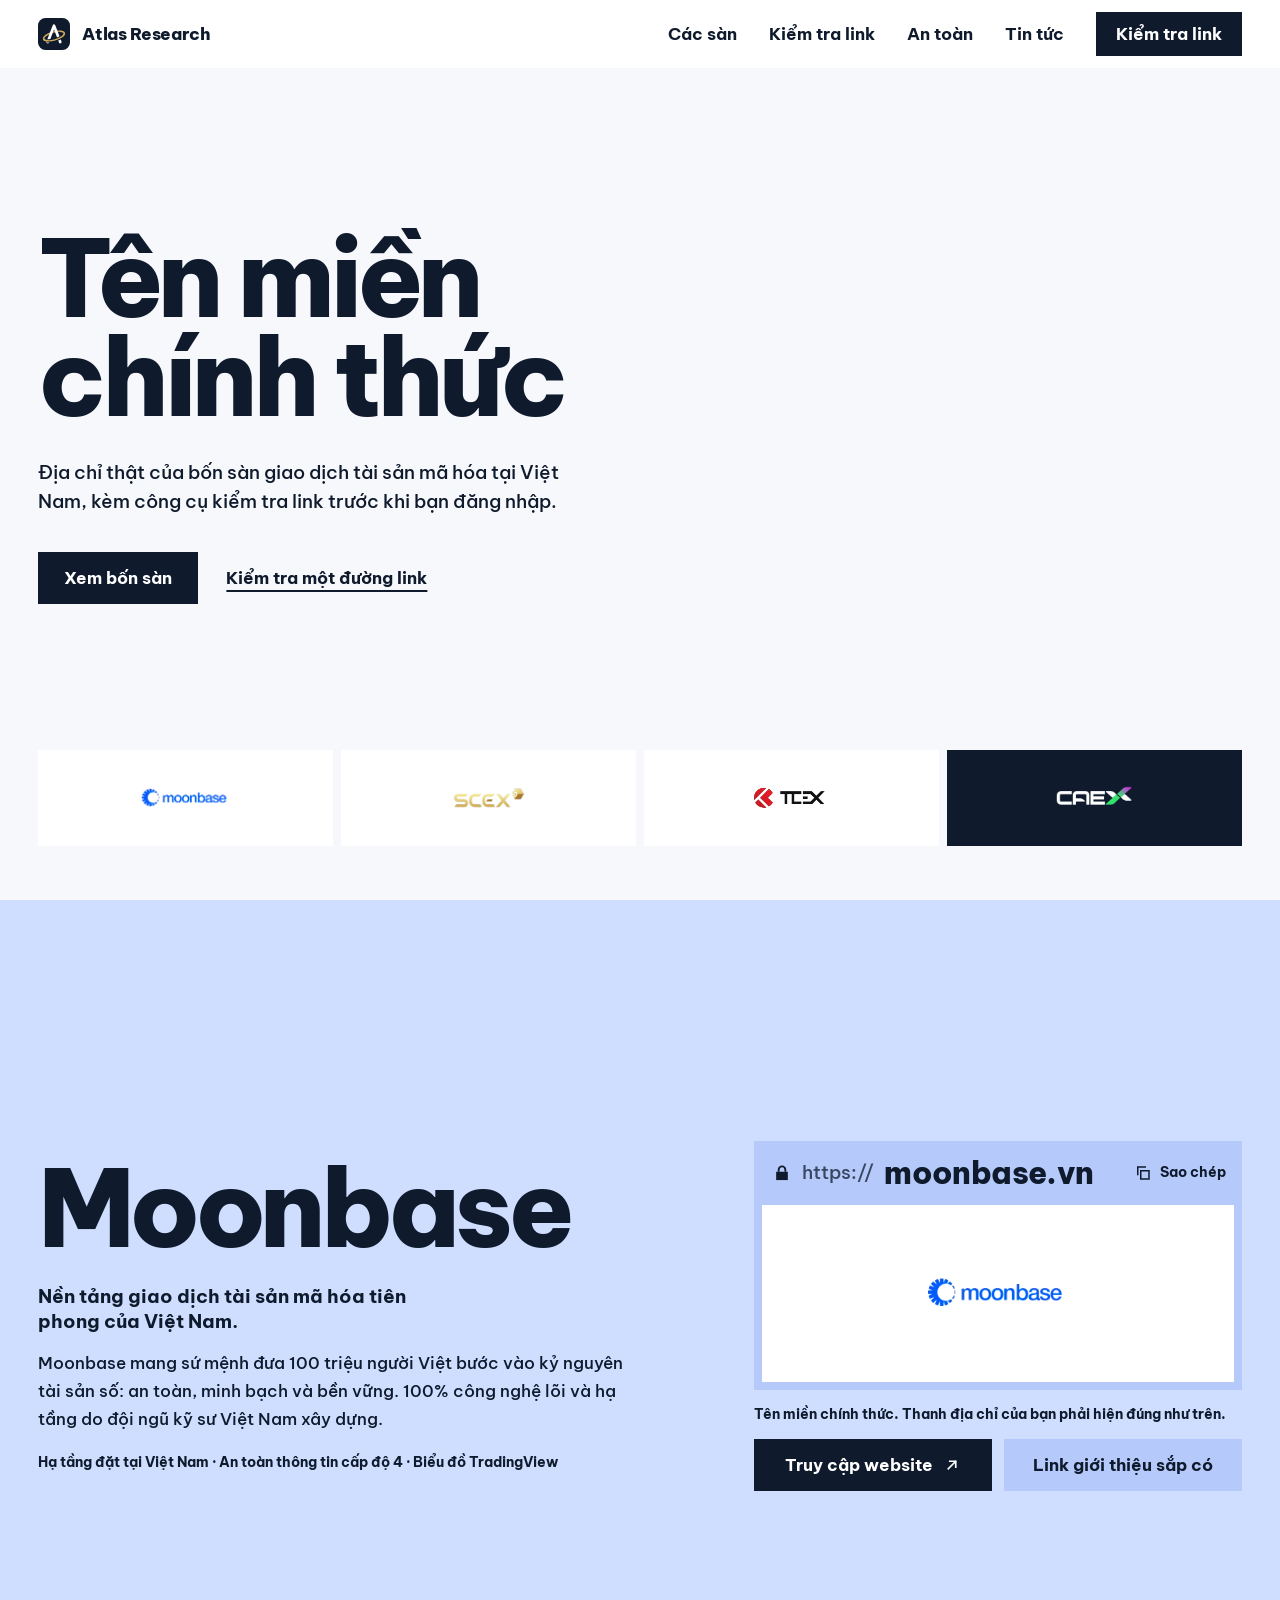
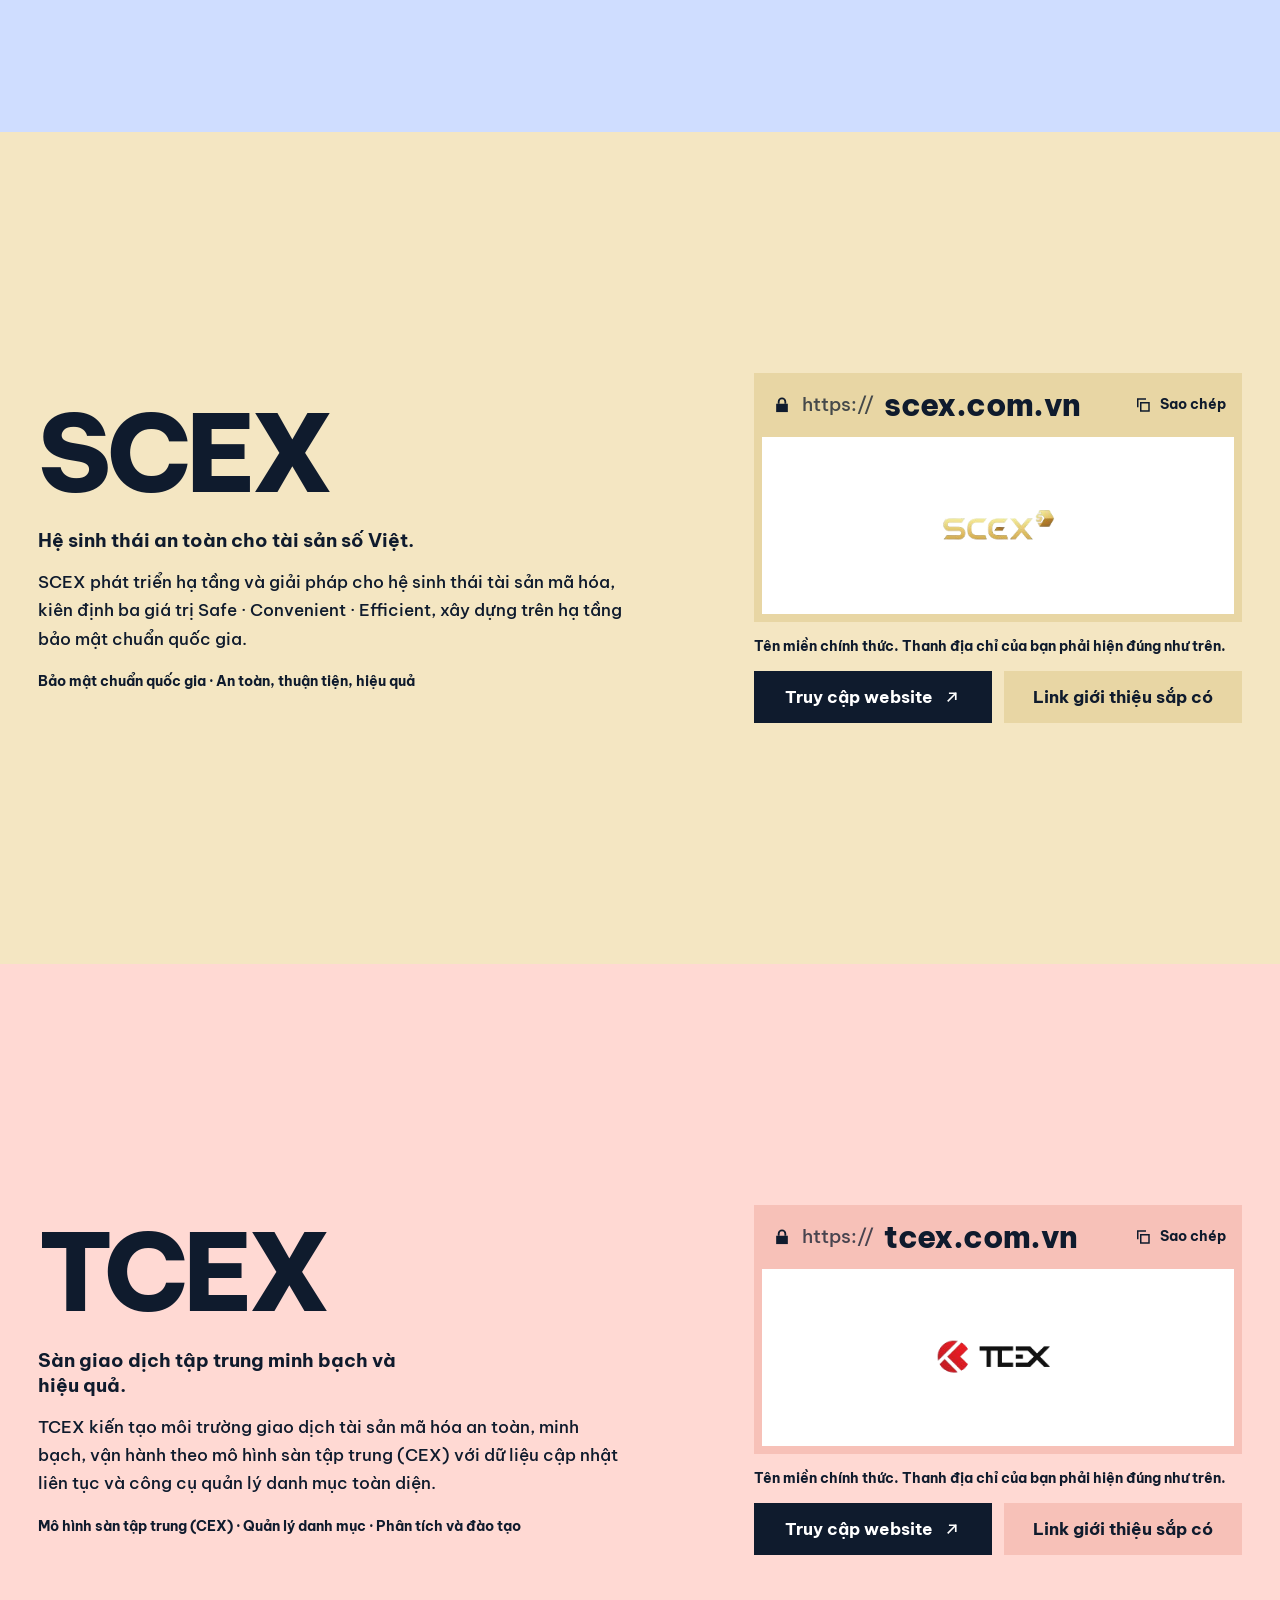
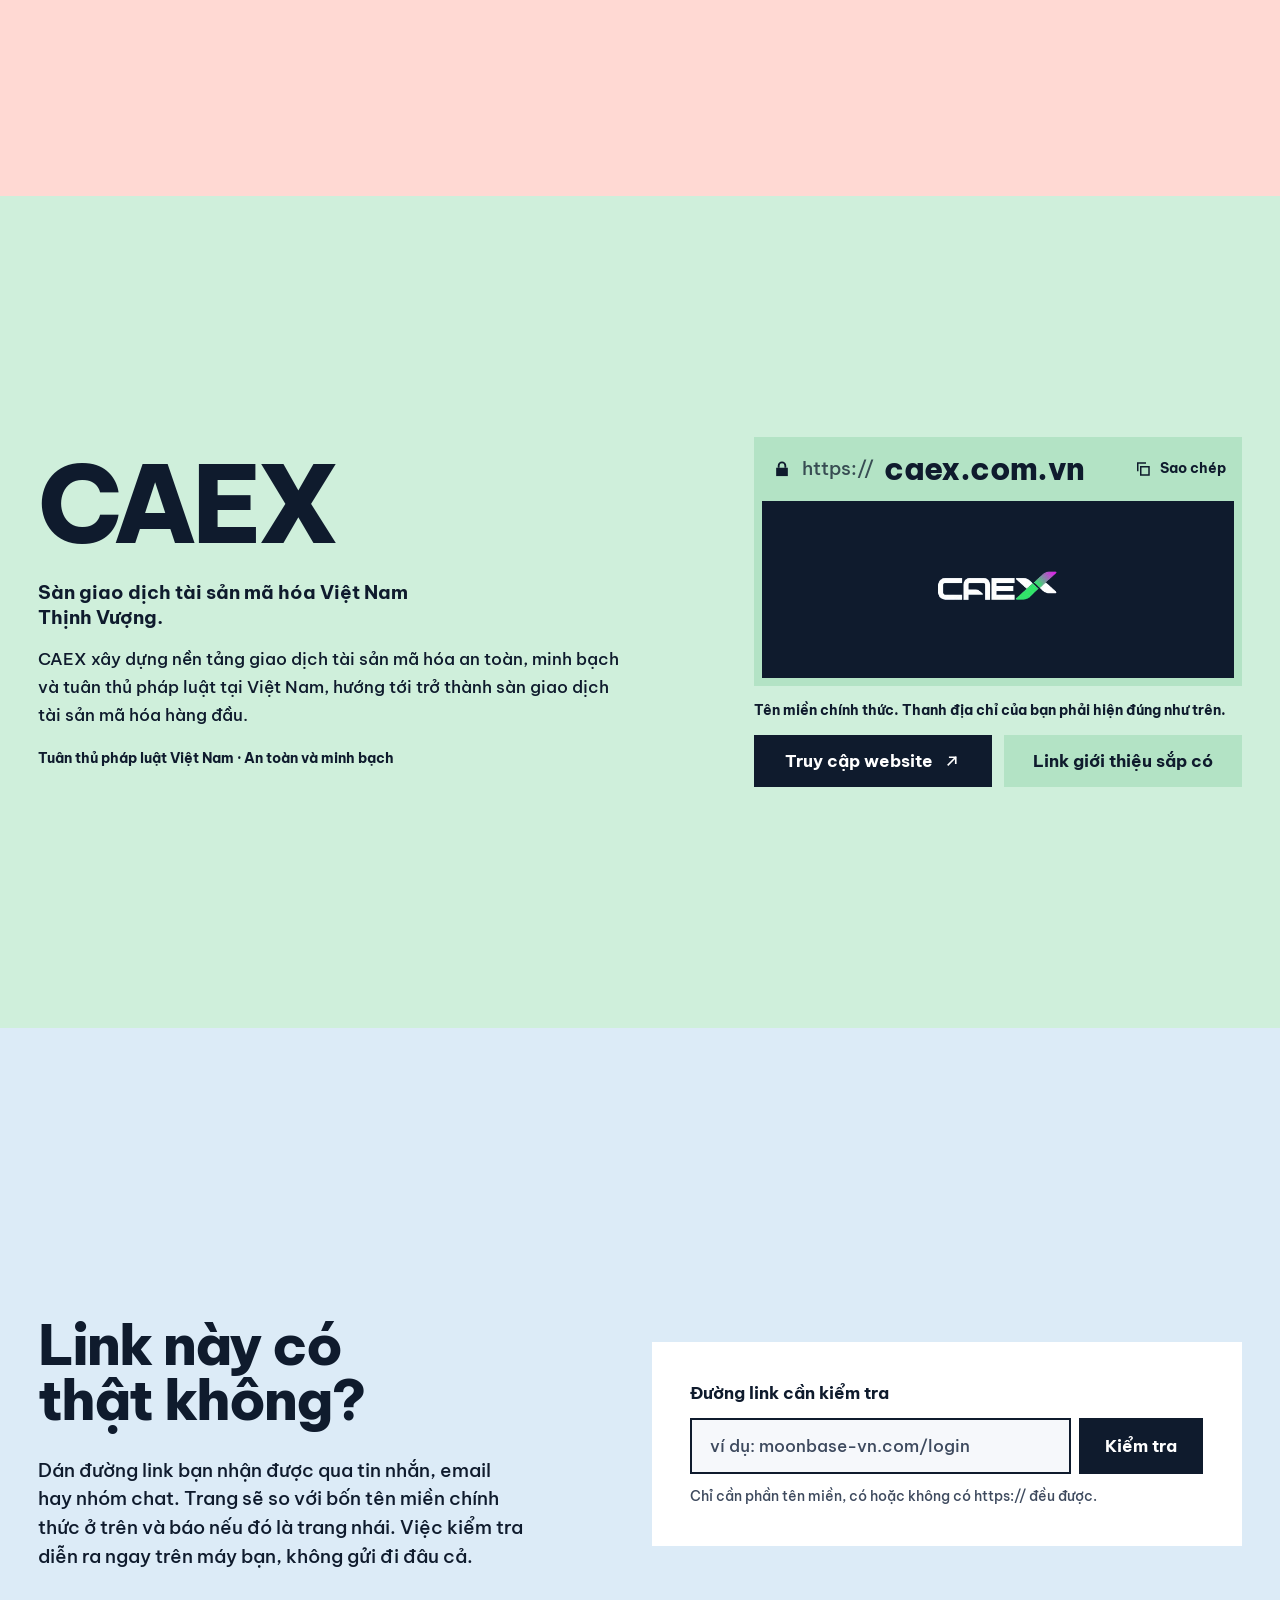
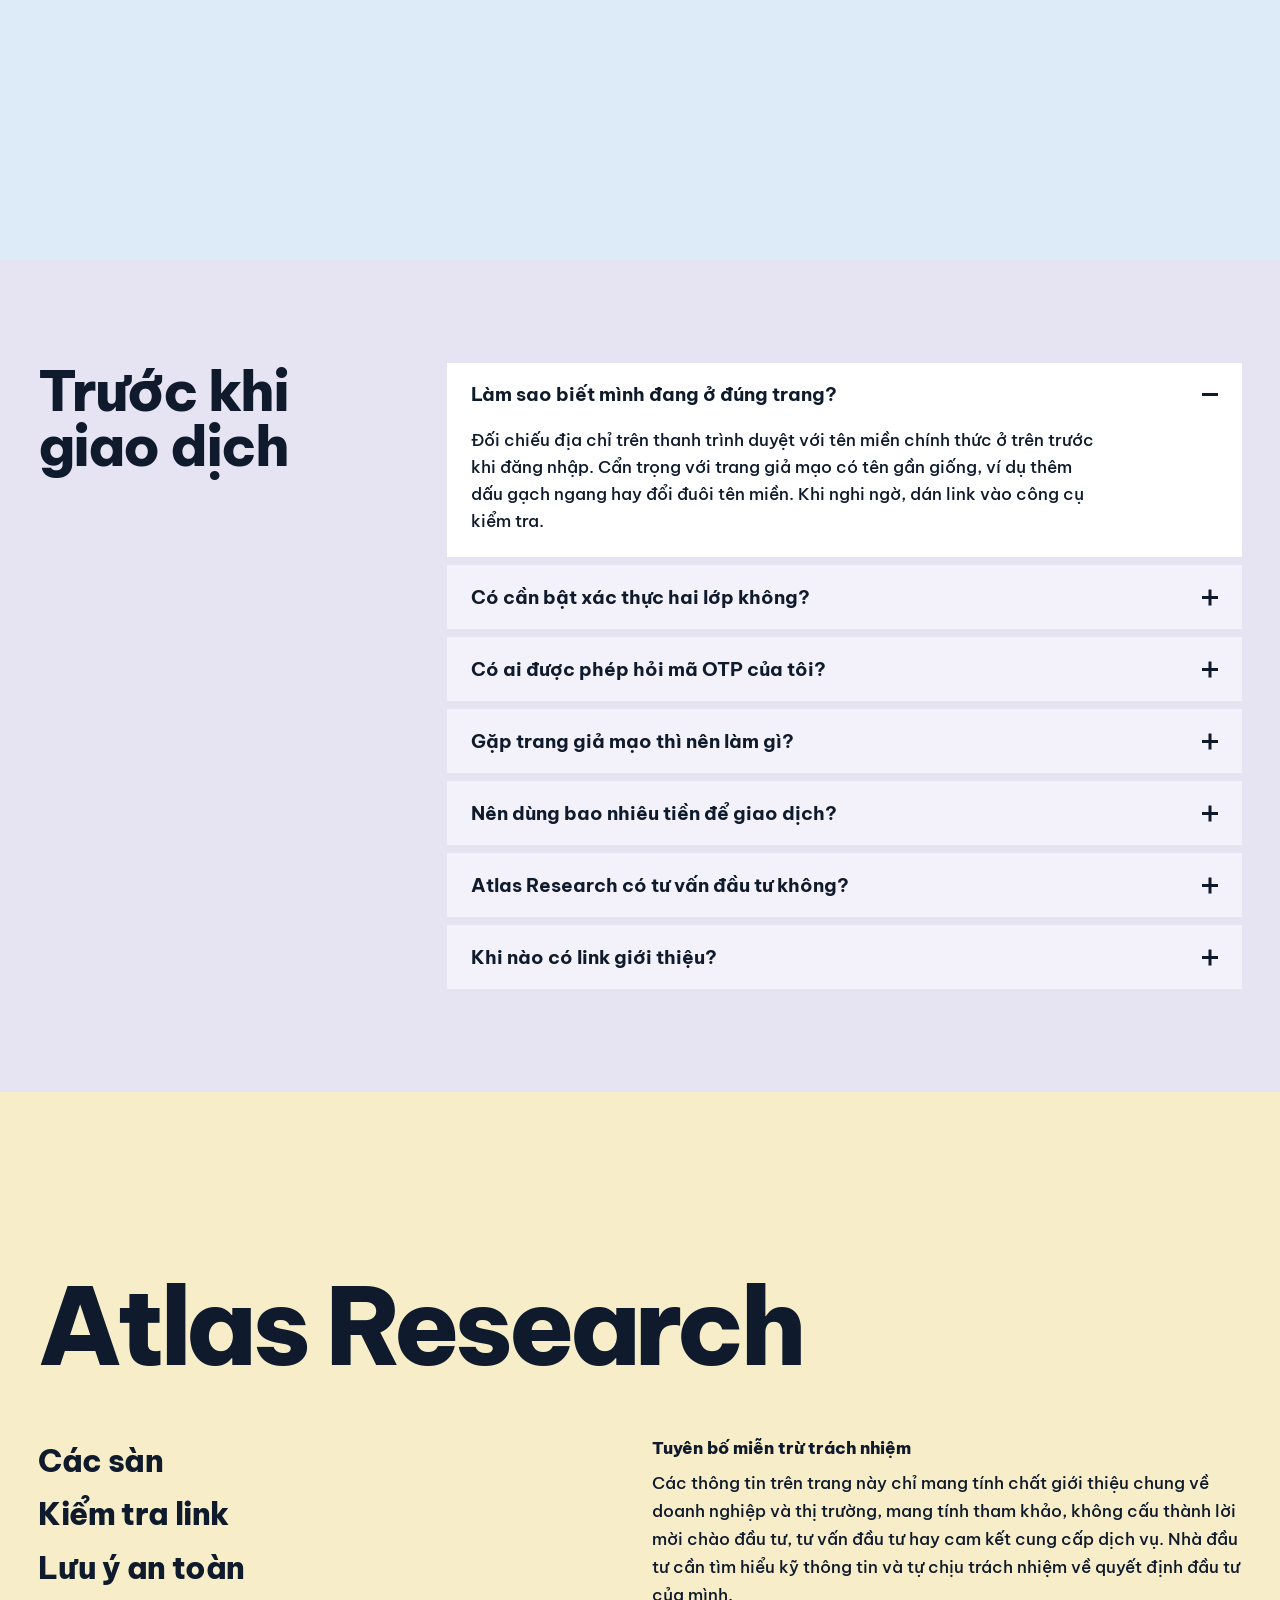
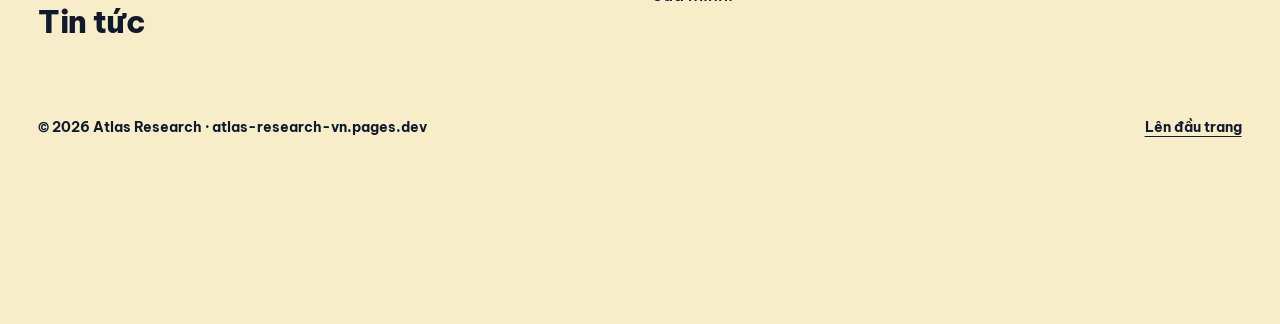
<file: affiliate_hub/index.html>
<!DOCTYPE html>
<html lang="vi" class="no-js">
<head>
<meta charset="UTF-8">
<meta name="viewport" content="width=device-width, initial-scale=1">

<!-- ===================== SEO CƠ BẢN ===================== -->
<title>Hệ Thống Liên Kết Đa Sàn | Atlas Research</title>
<meta name="description" content="Tổng hợp liên kết truy cập chính thức đến các sàn giao dịch tài sản mã hóa uy tín tại Việt Nam: Moonbase, SCEX, TCEX, CAEX. Thông tin tổng hợp từ cộng đồng Atlas Research.">
<meta name="robots" content="index, follow">
<meta name="google-site-verification" content="0d2XaISK9d_I3VrvTGI-0Q_jA2SwttlX7aFmNDVJa4U">
<link rel="canonical" href="https://atlas-research-vn.pages.dev/">
<meta name="theme-color" content="#F6F8FB" media="(prefers-color-scheme: light)">
<meta name="theme-color" content="#F6F8FB" media="(prefers-color-scheme: dark)">

<!-- ===================== ICON ===================== -->
<link rel="icon" href="img/logo.svg" type="image/svg+xml">
<link rel="icon" href="img/favicon-32.png" type="image/png" sizes="32x32">
<link rel="apple-touch-icon" href="img/apple-touch-icon.png">

<!-- ===================== OPEN GRAPH (Facebook / Zalo) ===================== -->
<meta property="og:type" content="website">
<meta property="og:site_name" content="Atlas Research">
<meta property="og:title" content="Hệ Thống Liên Kết Đa Sàn | Atlas Research">
<meta property="og:description" content="Tổng hợp liên kết truy cập chính thức đến các sàn giao dịch tài sản mã hóa uy tín tại Việt Nam: Moonbase, SCEX, TCEX, CAEX.">
<meta property="og:url" content="https://atlas-research-vn.pages.dev/">
<meta property="og:image" content="https://atlas-research-vn.pages.dev/img/og-cover.jpg">
<meta property="og:image:width" content="1200">
<meta property="og:image:height" content="630">
<meta property="og:image:alt" content="Atlas Research — Hệ thống liên kết đa sàn">
<meta property="og:locale" content="vi_VN">

<!-- ===================== TELEGRAM / TWITTER CARD ===================== -->
<meta name="twitter:card" content="summary_large_image">
<meta name="twitter:title" content="Hệ Thống Liên Kết Đa Sàn | Atlas Research">
<meta name="twitter:description" content="Tổng hợp liên kết truy cập chính thức đến các sàn giao dịch tài sản mã hóa uy tín tại Việt Nam.">
<meta name="twitter:image" content="https://atlas-research-vn.pages.dev/img/og-cover.jpg">

<!-- ===================== FONT + CSS ===================== -->
<link rel="preconnect" href="https://fonts.googleapis.com">
<link rel="preconnect" href="https://fonts.gstatic.com" crossorigin>
<link rel="stylesheet" href="https://fonts.googleapis.com/css2?family=Be+Vietnam+Pro:wght@500;700;800&display=swap">
<link rel="stylesheet" href="css/style.css?v=20261030d">

<!-- ===================== DỮ LIỆU CÓ CẤU TRÚC (schema.org) ===================== -->
<script type="application/ld+json">
{
  "@context": "https://schema.org",
  "@type": "CollectionPage",
  "name": "Hệ Thống Liên Kết Đa Sàn",
  "url": "https://atlas-research-vn.pages.dev/",
  "inLanguage": "vi-VN",
  "isPartOf": { "@type": "WebSite", "name": "Atlas Research", "url": "https://atlas-research-vn.pages.dev/" },
  "mainEntity": {
    "@type": "ItemList",
    "itemListElement": [
      { "@type": "ListItem", "position": 1, "item": { "@type": "Organization", "name": "Moonbase", "url": "https://moonbase.vn/" } },
      { "@type": "ListItem", "position": 2, "item": { "@type": "Organization", "name": "SCEX", "url": "https://scex.com.vn/" } },
      { "@type": "ListItem", "position": 3, "item": { "@type": "Organization", "name": "TCEX", "url": "https://www.tcex.com.vn/" } },
      { "@type": "ListItem", "position": 4, "item": { "@type": "Organization", "name": "CAEX", "url": "https://www.caex.com.vn/" } }
    ]
  }
}
</script>
</head>
<body>

<!-- Biểu tượng dùng lại nhiều lần -->
<svg width="0" height="0" style="position:absolute" aria-hidden="true" focusable="false">
  <symbol id="i-external" viewBox="0 0 24 24"><path d="M7 17 17 7M9 7h8v8" fill="none" stroke="currentColor" stroke-width="2.2" stroke-linecap="square"/></symbol>
  <symbol id="i-copy" viewBox="0 0 24 24"><rect x="9" y="9" width="11" height="11" fill="none" stroke="currentColor" stroke-width="2"/><path d="M5 15V4h11" fill="none" stroke="currentColor" stroke-width="2"/></symbol>
  <symbol id="i-lock" viewBox="0 0 24 24"><rect x="5" y="10.5" width="14" height="10" fill="currentColor"/><path d="M8 10.5V8a4 4 0 0 1 8 0v2.5" fill="none" stroke="currentColor" stroke-width="2.2"/></symbol>
  <symbol id="i-check" viewBox="0 0 24 24"><path d="m5 12.5 4.5 4.5L19 7.5" fill="none" stroke="currentColor" stroke-width="2.4" stroke-linecap="square"/></symbol>
</svg>

<a class="skip-link" href="#noi-dung">Bỏ qua điều hướng</a>

<!-- ===================== THANH CÔNG CỤ (dính trên cùng khi cuộn) ===================== -->
<header class="bar">
  <a class="bar__brand" href="./">
    <img src="img/logo.svg" alt="" width="32" height="32">
    <span>Atlas Research</span>
  </a>
  <nav class="bar__nav" aria-label="Điều hướng chính">
    <a href="#doi-tac">Các sàn</a>
    <a href="#kiem-tra">Kiểm tra link</a>
    <a href="#an-toan">An toàn</a>
    <a href="news/">Tin tức</a>
  </nav>
  <a class="btn btn--primary bar__action" href="#kiem-tra">Kiểm tra link</a>
</header>

<main id="noi-dung">

  <!-- ===================== HERO: một tiêu đề, một câu, một nút ===================== -->
  <section class="frame hero" aria-labelledby="hero-title">
    <div class="hero__inner">
      <h1 id="hero-title" class="masked"><span class="line"><span>Tên miền</span></span> <span class="line"><span>chính thức</span></span></h1>
      <p class="hero__standfirst" data-reveal>Địa chỉ thật của bốn sàn giao dịch tài sản mã hóa tại Việt Nam, kèm công cụ kiểm tra link trước khi bạn đăng nhập.</p>
      <div class="hero__actions" data-reveal>
        <a class="btn btn--primary" href="#doi-tac">Xem bốn sàn</a>
        <a class="hero__link" href="#kiem-tra">Kiểm tra một đường link</a>
      </div>
    </div>
    <ul class="hero__logos" aria-label="Các sàn trong danh sách" data-reveal>
      <li><a href="#moonbase"><img src="img/partners/moonbase.png" alt="Moonbase" width="224" height="69"></a></li>
      <li><a href="#scex"><img src="img/partners/scex.png" alt="SCEX" width="230" height="73"></a></li>
      <li><a href="#tcex"><img src="img/partners/tcex.png" alt="TCEX" width="205" height="66"></a></li>
      <li><a href="#caex" class="is-dark"><img src="img/partners/caex.png" alt="CAEX" width="285" height="96"></a></li>
    </ul>
  </section>

  <!-- ===================== CÁC SÀN: mỗi sàn một chương màu ===================== -->
  <section id="doi-tac" aria-labelledby="partners-title">
    <h2 id="partners-title" class="sr-only">Các nền tảng giao dịch</h2>

    <article class="partner frame" id="moonbase" style="--brand:#CFDDFF;--brand-ink:#0F1B2D;--brand-deep:#B5C9FA">
      <div class="partner__text" data-reveal>
        <h3 class="partner__name">Moonbase</h3>
        <p class="partner__tagline">Nền tảng giao dịch tài sản mã hóa tiên phong của Việt Nam.</p>
        <p class="partner__desc">Moonbase mang sứ mệnh đưa 100 triệu người Việt bước vào kỷ nguyên tài sản số: an toàn, minh bạch và bền vững. 100% công nghệ lõi và hạ tầng do đội ngũ kỹ sư Việt Nam xây dựng.</p>
        <p class="partner__tags">Hạ tầng đặt tại Việt Nam · An toàn thông tin cấp độ 4 · Biểu đồ TradingView</p>
      </div>
      <div class="partner__side" data-reveal>
        <div class="browser" data-ui>
  <div class="partner__domain">
            <span class="addr"><svg class="addr__lock" aria-hidden="true"><use href="#i-lock"/></svg><span class="addr__scheme">https://</span><strong>moonbase.vn</strong></span>
            <button class="copy-btn" type="button" data-copy="https://moonbase.vn/" hidden>
              <svg class="copy-btn__icon" aria-hidden="true"><use href="#i-copy"/></svg><svg class="copy-btn__done" aria-hidden="true"><use href="#i-check"/></svg><span class="copy-btn__text" data-label aria-live="polite">Sao chép</span>
            </button>
          </div>
          <div class="partner__plate"><img src="img/partners/moonbase.png" alt="Logo Moonbase" width="224" height="69" loading="lazy"></div>
        </div>
        <p class="partner__domain-note">Tên miền chính thức. Thanh địa chỉ của bạn phải hiện đúng như trên.</p>
        <div class="partner__actions">
          <a class="btn btn--primary" href="https://moonbase.vn/" target="_blank" rel="noopener sponsored" data-partner="moonbase" data-placement="card">
            Truy cập website<svg aria-hidden="true"><use href="#i-external"/></svg><span class="sr-only">(mở trong tab mới)</span>
          </a>
          <span class="btn btn--soon" aria-disabled="true">Link giới thiệu sắp có</span>
        </div>
      </div>
    </article>

    <article class="partner frame" id="scex" style="--brand:#F4E6C2;--brand-ink:#0F1B2D;--brand-deep:#E8D6A4">
      <div class="partner__text" data-reveal>
        <h3 class="partner__name">SCEX</h3>
        <p class="partner__tagline">Hệ sinh thái an toàn cho tài sản số Việt.</p>
        <p class="partner__desc">SCEX phát triển hạ tầng và giải pháp cho hệ sinh thái tài sản mã hóa, kiên định ba giá trị Safe · Convenient · Efficient, xây dựng trên hạ tầng bảo mật chuẩn quốc gia.</p>
        <p class="partner__tags">Bảo mật chuẩn quốc gia · An toàn, thuận tiện, hiệu quả</p>
      </div>
      <div class="partner__side" data-reveal>
        <div class="browser" data-ui>
  <div class="partner__domain">
            <span class="addr"><svg class="addr__lock" aria-hidden="true"><use href="#i-lock"/></svg><span class="addr__scheme">https://</span><strong>scex.com.vn</strong></span>
            <button class="copy-btn" type="button" data-copy="https://scex.com.vn/" hidden>
              <svg class="copy-btn__icon" aria-hidden="true"><use href="#i-copy"/></svg><svg class="copy-btn__done" aria-hidden="true"><use href="#i-check"/></svg><span class="copy-btn__text" data-label aria-live="polite">Sao chép</span>
            </button>
          </div>
          <div class="partner__plate"><img src="img/partners/scex.png" alt="Logo SCEX" width="230" height="73" loading="lazy"></div>
        </div>
        <p class="partner__domain-note">Tên miền chính thức. Thanh địa chỉ của bạn phải hiện đúng như trên.</p>
        <div class="partner__actions">
          <a class="btn btn--primary" href="https://scex.com.vn/" target="_blank" rel="noopener sponsored" data-partner="scex" data-placement="card">
            Truy cập website<svg aria-hidden="true"><use href="#i-external"/></svg><span class="sr-only">(mở trong tab mới)</span>
          </a>
          <span class="btn btn--soon" aria-disabled="true">Link giới thiệu sắp có</span>
        </div>
      </div>
    </article>

    <article class="partner frame" id="tcex" style="--brand:#FFD9D3;--brand-ink:#0F1B2D;--brand-deep:#F7C1B8">
      <div class="partner__text" data-reveal>
        <h3 class="partner__name">TCEX</h3>
        <p class="partner__tagline">Sàn giao dịch tập trung minh bạch và hiệu quả.</p>
        <p class="partner__desc">TCEX kiến tạo môi trường giao dịch tài sản mã hóa an toàn, minh bạch, vận hành theo mô hình sàn tập trung (CEX) với dữ liệu cập nhật liên tục và công cụ quản lý danh mục toàn diện.</p>
        <p class="partner__tags">Mô hình sàn tập trung (CEX) · Quản lý danh mục · Phân tích và đào tạo</p>
      </div>
      <div class="partner__side" data-reveal>
        <div class="browser" data-ui>
  <div class="partner__domain">
            <span class="addr"><svg class="addr__lock" aria-hidden="true"><use href="#i-lock"/></svg><span class="addr__scheme">https://</span><strong>tcex.com.vn</strong></span>
            <button class="copy-btn" type="button" data-copy="https://www.tcex.com.vn/" hidden>
              <svg class="copy-btn__icon" aria-hidden="true"><use href="#i-copy"/></svg><svg class="copy-btn__done" aria-hidden="true"><use href="#i-check"/></svg><span class="copy-btn__text" data-label aria-live="polite">Sao chép</span>
            </button>
          </div>
          <div class="partner__plate"><img src="img/partners/tcex.png" alt="Logo TCEX" width="205" height="66" loading="lazy"></div>
        </div>
        <p class="partner__domain-note">Tên miền chính thức. Thanh địa chỉ của bạn phải hiện đúng như trên.</p>
        <div class="partner__actions">
          <a class="btn btn--primary" href="https://www.tcex.com.vn/" target="_blank" rel="noopener sponsored" data-partner="tcex" data-placement="card">
            Truy cập website<svg aria-hidden="true"><use href="#i-external"/></svg><span class="sr-only">(mở trong tab mới)</span>
          </a>
          <span class="btn btn--soon" aria-disabled="true">Link giới thiệu sắp có</span>
        </div>
      </div>
    </article>

    <article class="partner frame" id="caex" style="--brand:#CFEFDB;--brand-ink:#0F1B2D;--brand-deep:#B3E3C5">
      <div class="partner__text" data-reveal>
        <h3 class="partner__name">CAEX</h3>
        <p class="partner__tagline">Sàn giao dịch tài sản mã hóa Việt Nam Thịnh Vượng.</p>
        <p class="partner__desc">CAEX xây dựng nền tảng giao dịch tài sản mã hóa an toàn, minh bạch và tuân thủ pháp luật tại Việt Nam, hướng tới trở thành sàn giao dịch tài sản mã hóa hàng đầu.</p>
        <p class="partner__tags">Tuân thủ pháp luật Việt Nam · An toàn và minh bạch</p>
      </div>
      <div class="partner__side" data-reveal>
        <div class="browser" data-ui>
  <div class="partner__domain">
            <span class="addr"><svg class="addr__lock" aria-hidden="true"><use href="#i-lock"/></svg><span class="addr__scheme">https://</span><strong>caex.com.vn</strong></span>
            <button class="copy-btn" type="button" data-copy="https://www.caex.com.vn/" hidden>
              <svg class="copy-btn__icon" aria-hidden="true"><use href="#i-copy"/></svg><svg class="copy-btn__done" aria-hidden="true"><use href="#i-check"/></svg><span class="copy-btn__text" data-label aria-live="polite">Sao chép</span>
            </button>
          </div>
          <div class="partner__plate partner__plate--dark"><img src="img/partners/caex.png" alt="Logo CAEX" width="285" height="96" loading="lazy"></div>
        </div>
        <p class="partner__domain-note">Tên miền chính thức. Thanh địa chỉ của bạn phải hiện đúng như trên.</p>
        <div class="partner__actions">
          <a class="btn btn--primary" href="https://www.caex.com.vn/" target="_blank" rel="noopener sponsored" data-partner="caex" data-placement="card">
            Truy cập website<svg aria-hidden="true"><use href="#i-external"/></svg><span class="sr-only">(mở trong tab mới)</span>
          </a>
          <span class="btn btn--soon" aria-disabled="true">Link giới thiệu sắp có</span>
        </div>
      </div>
    </article>
  </section>

  <!-- ===================== KIỂM TRA LINK (công cụ chạy trên trình duyệt) ===================== -->
  <section class="frame checker" id="kiem-tra" aria-labelledby="checker-title">
    <div class="checker__intro" data-reveal>
      <h2 id="checker-title">Link này có thật không?</h2>
      <p>Dán đường link bạn nhận được qua tin nhắn, email hay nhóm chat. Trang sẽ so với bốn tên miền chính thức ở trên và báo nếu đó là trang nhái. Việc kiểm tra diễn ra ngay trên máy bạn, không gửi đi đâu cả.</p>
    </div>
    <form class="checker__form" data-checker data-ui data-reveal>
      <label for="checker-input">Đường link cần kiểm tra</label>
      <div class="checker__row">
        <input id="checker-input" name="url" type="text" inputmode="url" autocomplete="off" spellcheck="false" placeholder="ví dụ: moonbase-vn.com/login" aria-describedby="checker-help">
        <button class="btn btn--primary" type="submit">Kiểm tra</button>
      </div>
      <p id="checker-help" class="checker__help">Chỉ cần phần tên miền, có hoặc không có https:// đều được.</p>
      <output class="checker__result" for="checker-input" aria-live="polite" data-result hidden></output>
      <noscript><p class="checker__help">Công cụ cần JavaScript. Hãy tự đối chiếu: moonbase.vn · scex.com.vn · tcex.com.vn · caex.com.vn</p></noscript>
    </form>
  </section>

  <!-- ===================== LƯU Ý AN TOÀN (FAQ) ===================== -->
  <section class="frame faq" id="an-toan" aria-labelledby="safety-title">
    <h2 id="safety-title" data-reveal>Trước khi giao dịch</h2>
    <div class="faq__list" data-reveal>
      <details name="faq" open>
        <summary>Làm sao biết mình đang ở đúng trang?</summary>
        <p>Đối chiếu địa chỉ trên thanh trình duyệt với tên miền chính thức ở trên trước khi đăng nhập. Cẩn trọng với trang giả mạo có tên gần giống, ví dụ thêm dấu gạch ngang hay đổi đuôi tên miền. Khi nghi ngờ, dán link vào công cụ kiểm tra.</p>
      </details>
      <details name="faq">
        <summary>Có cần bật xác thực hai lớp không?</summary>
        <p>Có. Kích hoạt 2FA và dùng mật khẩu mạnh, riêng biệt cho từng sàn để giảm thiểu rủi ro khi một tài khoản bị lộ.</p>
      </details>
      <details name="faq">
        <summary>Có ai được phép hỏi mã OTP của tôi?</summary>
        <p>Không ai cả. Không cung cấp OTP, mật khẩu hay khóa bí mật cho bất kỳ ai, kể cả người tự nhận là nhân viên hỗ trợ hoặc Atlas Research.</p>
      </details>
      <details name="faq">
        <summary>Gặp trang giả mạo thì nên làm gì?</summary>
        <p>Đóng trang và không nhập bất kỳ thông tin nào. Nếu đã lỡ đăng nhập, hãy vào sàn qua tên miền chính thức để đổi mật khẩu ngay và liên hệ bộ phận hỗ trợ của sàn từ chính trang đó.</p>
      </details>
      <details name="faq">
        <summary>Nên dùng bao nhiêu tiền để giao dịch?</summary>
        <p>Tài sản mã hóa biến động mạnh. Chỉ dùng khoản tiền bạn chấp nhận được rủi ro và luôn tìm hiểu kỹ trước mỗi quyết định.</p>
      </details>
      <details name="faq">
        <summary>Atlas Research có tư vấn đầu tư không?</summary>
        <p>Không. Thông tin trên trang chỉ giới thiệu chung về doanh nghiệp và thị trường, mang tính tham khảo. Bạn tự nghiên cứu và tự chịu trách nhiệm về quyết định của mình.</p>
      </details>
      <details name="faq">
        <summary>Khi nào có link giới thiệu?</summary>
        <p>Tính năng tạo link giới thiệu cá nhân sẽ được cập nhật trong thời gian tới. Khi có, nút sẽ xuất hiện ngay cạnh nút truy cập website của từng sàn.</p>
      </details>
    </div>
  </section>

</main>

<!-- ===================== FOOTER ===================== -->
<footer class="frame site-footer">
  <p class="site-footer__name" aria-hidden="true">Atlas Research</p>
  <div class="site-footer__row">
    <nav class="site-footer__places" aria-label="Liên kết chân trang">
      <a href="#doi-tac">Các sàn</a>
      <a href="#kiem-tra">Kiểm tra link</a>
      <a href="#an-toan">Lưu ý an toàn</a>
      <a href="news/">Tin tức</a>
    </nav>
    <div class="disclaimer">
      <h2 class="disclaimer__title">Tuyên bố miễn trừ trách nhiệm</h2>
      <p>Các thông tin trên trang này chỉ mang tính chất giới thiệu chung về doanh nghiệp và thị trường, mang tính tham khảo, không cấu thành lời mời chào đầu tư, tư vấn đầu tư hay cam kết cung cấp dịch vụ. Nhà đầu tư cần tìm hiểu kỹ thông tin và tự chịu trách nhiệm về quyết định đầu tư của mình.</p>
    </div>
  </div>
  <div class="site-footer__bottom">
    <span>© <span data-year>2026</span> Atlas Research · atlas-research-vn.pages.dev</span>
    <a href="#noi-dung">Lên đầu trang</a>
  </div>
</footer>

<script src="js/main.js?v=20261030d" defer></script>
</body>
</html>
</file>
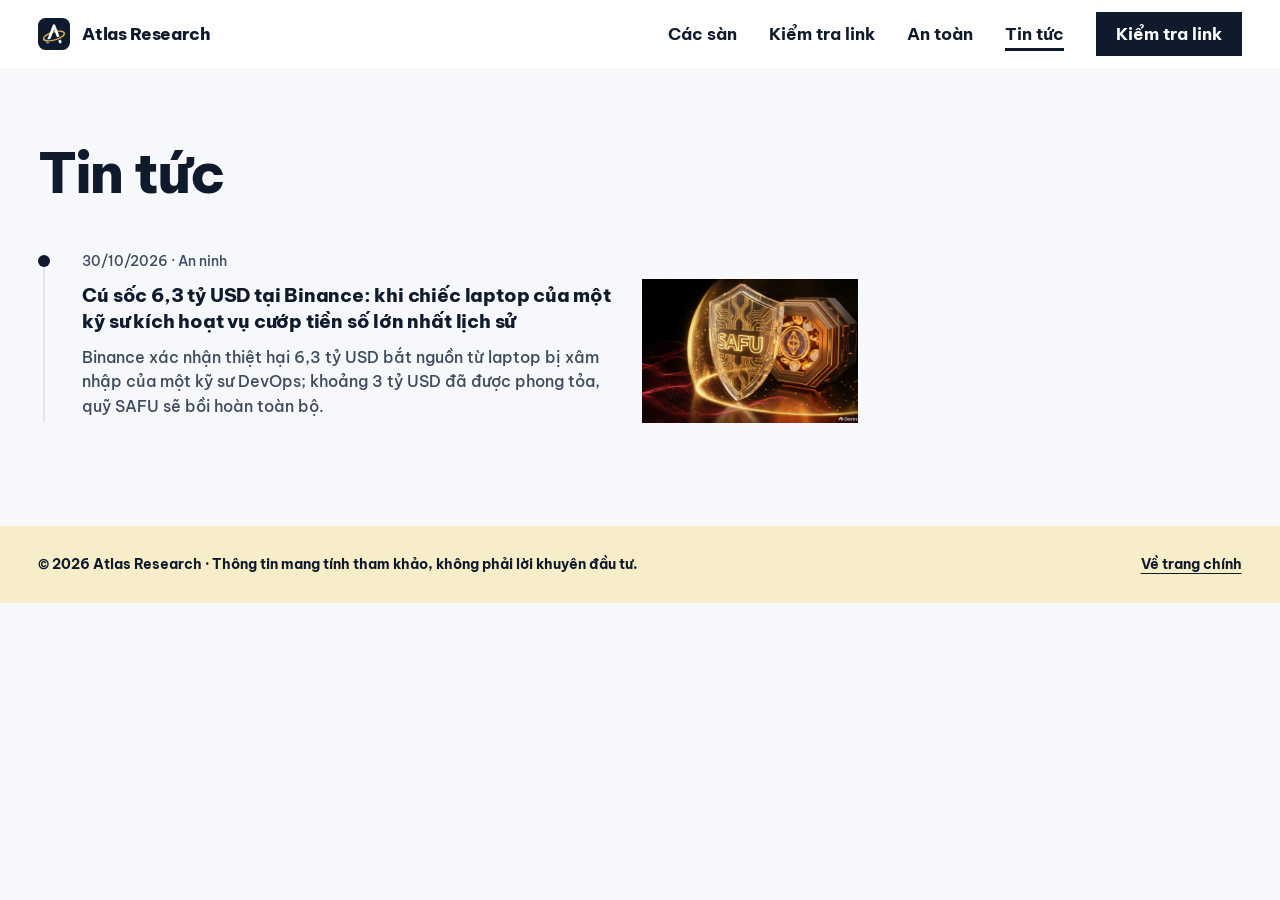
<file: affiliate_hub/news/index.html>
<!DOCTYPE html>
<html lang="vi" class="no-js page-news">
<head>
<meta charset="UTF-8">
<meta name="viewport" content="width=device-width, initial-scale=1">

<!-- ===================== SEO CƠ BẢN ===================== -->
<title>Tin Tức | Atlas Research</title>
<meta name="description" content="Tin tức thị trường tài sản mã hóa và an ninh tài khoản, tổng hợp bởi cộng đồng Atlas Research.">
<meta name="robots" content="index, follow">
<link rel="canonical" href="https://atlas-research-vn.pages.dev/news/">
<meta name="theme-color" content="#F6F8FB">

<link rel="icon" href="../img/logo.svg" type="image/svg+xml">
<link rel="icon" href="../img/favicon-32.png" type="image/png" sizes="32x32">
<link rel="apple-touch-icon" href="../img/apple-touch-icon.png">

<meta property="og:type" content="website">
<meta property="og:site_name" content="Atlas Research">
<meta property="og:title" content="Tin Tức | Atlas Research">
<meta property="og:url" content="https://atlas-research-vn.pages.dev/news/">
<meta property="og:image" content="https://atlas-research-vn.pages.dev/img/og-cover.jpg">
<meta property="og:locale" content="vi_VN">

<link rel="preconnect" href="https://fonts.googleapis.com">
<link rel="preconnect" href="https://fonts.gstatic.com" crossorigin>
<link rel="stylesheet" href="https://fonts.googleapis.com/css2?family=Be+Vietnam+Pro:wght@500;700;800&display=swap">
<link rel="stylesheet" href="../css/style.css?v=20261030d">
</head>
<body>

<a class="skip-link" href="#noi-dung">Bỏ qua điều hướng</a>

<header class="bar">
  <a class="bar__brand" href="../">
    <img src="../img/logo.svg" alt="" width="32" height="32">
    <span>Atlas Research</span>
  </a>
  <nav class="bar__nav" aria-label="Điều hướng chính">
    <a href="../#doi-tac">Các sàn</a>
    <a href="../#kiem-tra">Kiểm tra link</a>
    <a href="../#an-toan">An toàn</a>
    <a href="./" class="is-current" aria-current="page">Tin tức</a>
  </nav>
  <a class="btn btn--primary bar__action" href="../#kiem-tra">Kiểm tra link</a>
</header>

<main id="noi-dung" class="news">
  <h1 class="news__title">Tin tức</h1>

  <!--
    DANH SÁCH BÀI VIẾT — bài mới nhất đặt TRÊN CÙNG.
    Mỗi bài là một <article class="story">; tên view-transition-name phải trùng với
    ảnh lớn trong trang bài viết để ảnh "phóng to" mượt khi bấm vào.
    Xem hướng dẫn "Đăng bài tin tức" trong README.md.
  -->
  <div class="stories">
    <!-- BÀI VIẾT: bắt đầu -->
    <article class="story">
      <a href="binance-thiet-hai-6-3-ty-usd/">
        <div class="story__body">
          <p class="story__meta"><time data-relative datetime="2026-10-30T17:45+07:00">30/10/2026</time> · An ninh</p>
          <h2 class="story__title">Cú sốc 6,3 tỷ USD tại Binance: khi chiếc laptop của một kỹ sư kích hoạt vụ cướp tiền số lớn nhất lịch sử</h2>
          <p class="story__excerpt">Binance xác nhận thiệt hại 6,3 tỷ USD bắt nguồn từ laptop bị xâm nhập của một kỹ sư DevOps; khoảng 3 tỷ USD đã được phong tỏa, quỹ SAFU sẽ bồi hoàn toàn bộ.</p>
        </div>
        <img class="story__thumb" src="binance-thiet-hai-6-3-ty-usd/safu_fund_shield.png" alt="" width="1376" height="768" loading="lazy" style="view-transition-name:thumb-binance-thiet-hai-6-3-ty-usd">
      </a>
    </article>
    <!-- BÀI VIẾT: kết thúc -->
  </div>

  <p class="news__empty">Chưa có bài viết nào.</p>
</main>

<footer class="site-footer site-footer--compact">
  <div class="site-footer__bottom">
    <span>© <span data-year>2026</span> Atlas Research · Thông tin mang tính tham khảo, không phải lời khuyên đầu tư.</span>
    <a href="../">Về trang chính</a>
  </div>
</footer>

<script src="../js/main.js?v=20261030d" defer></script>
</body>
</html>
</file>
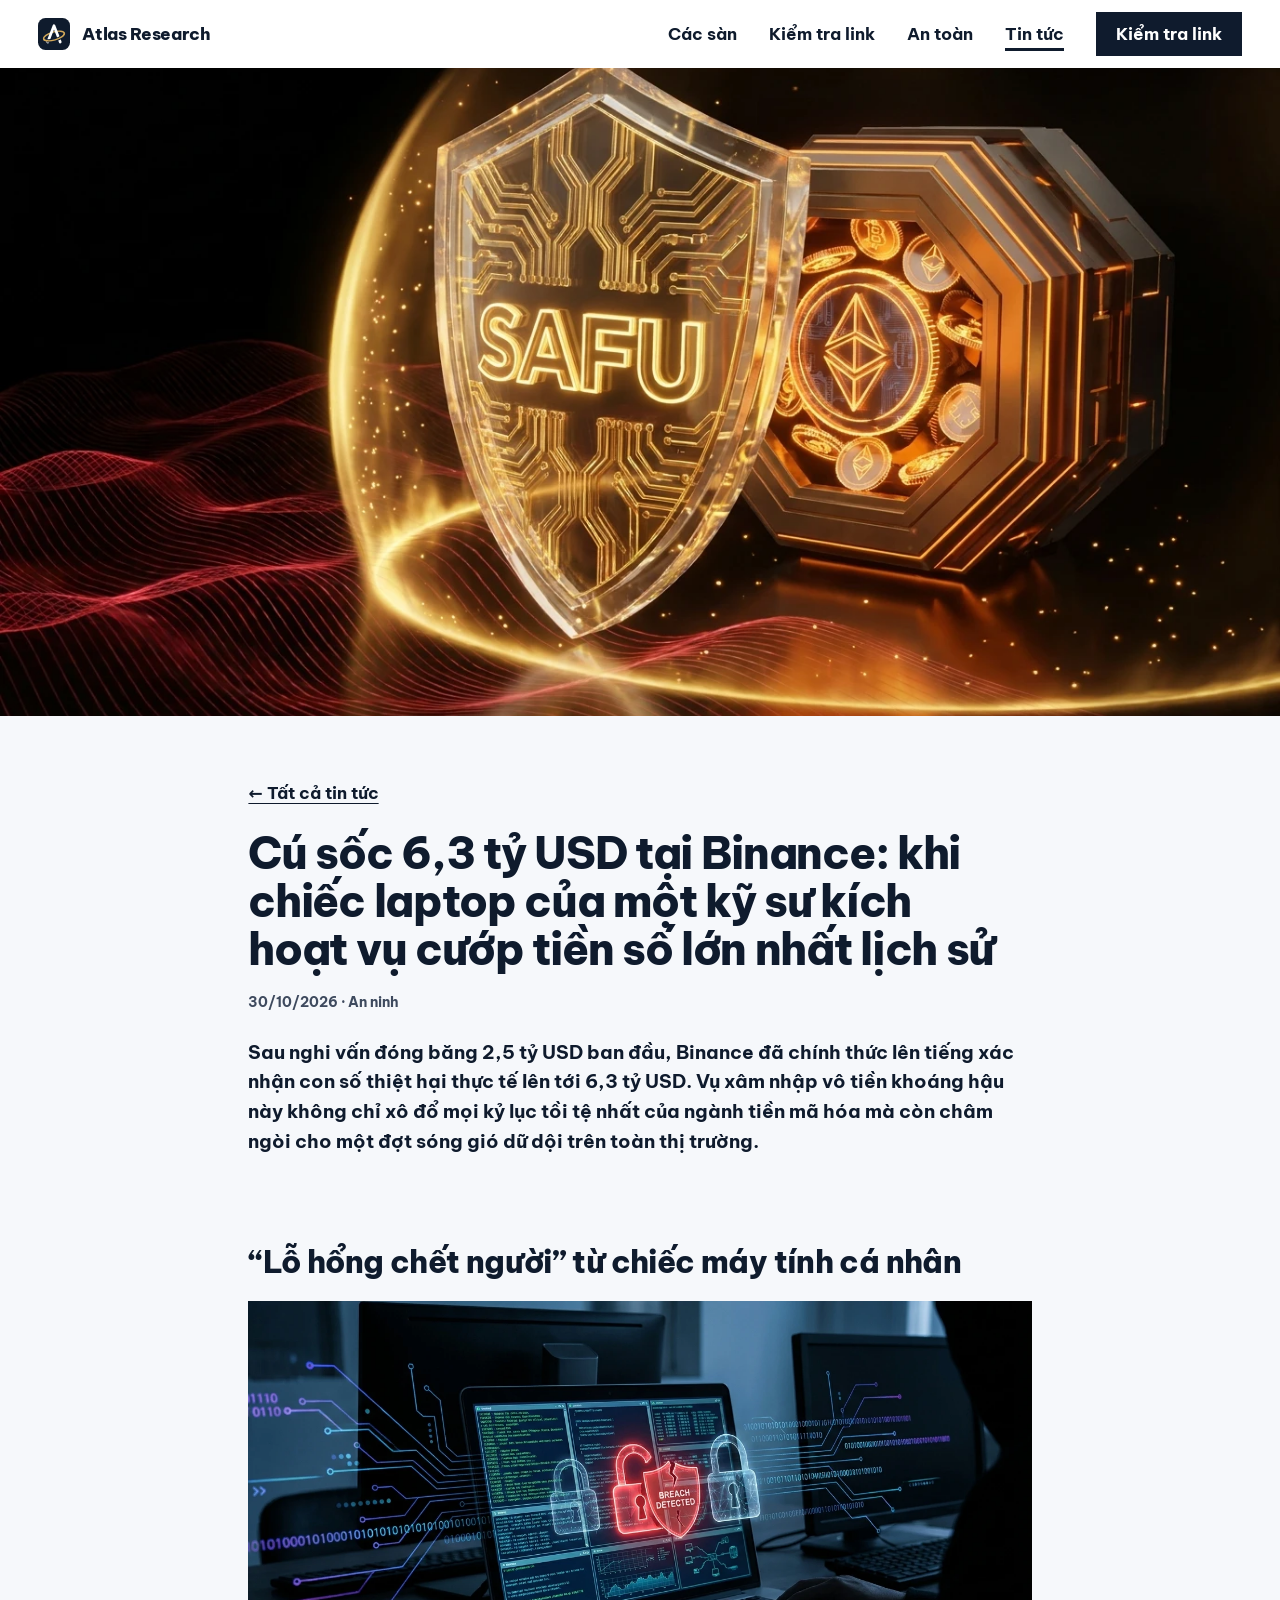
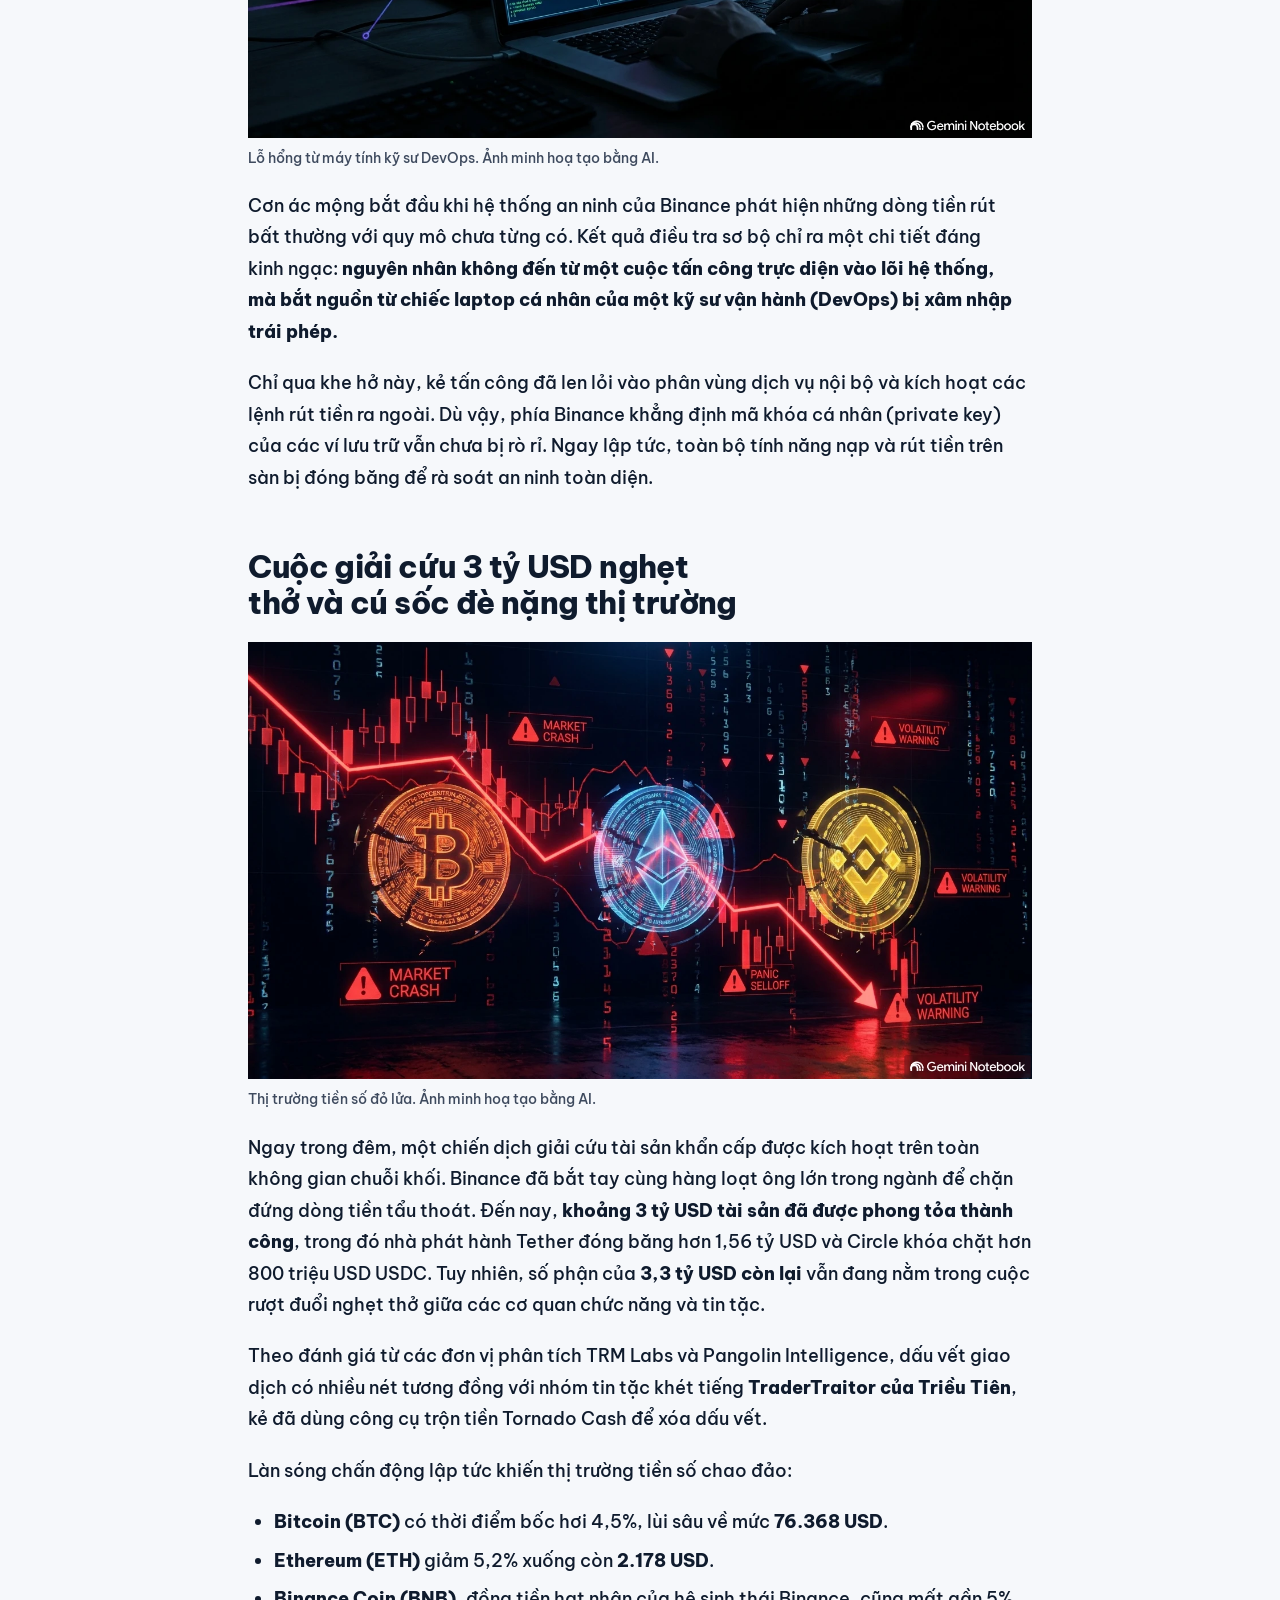
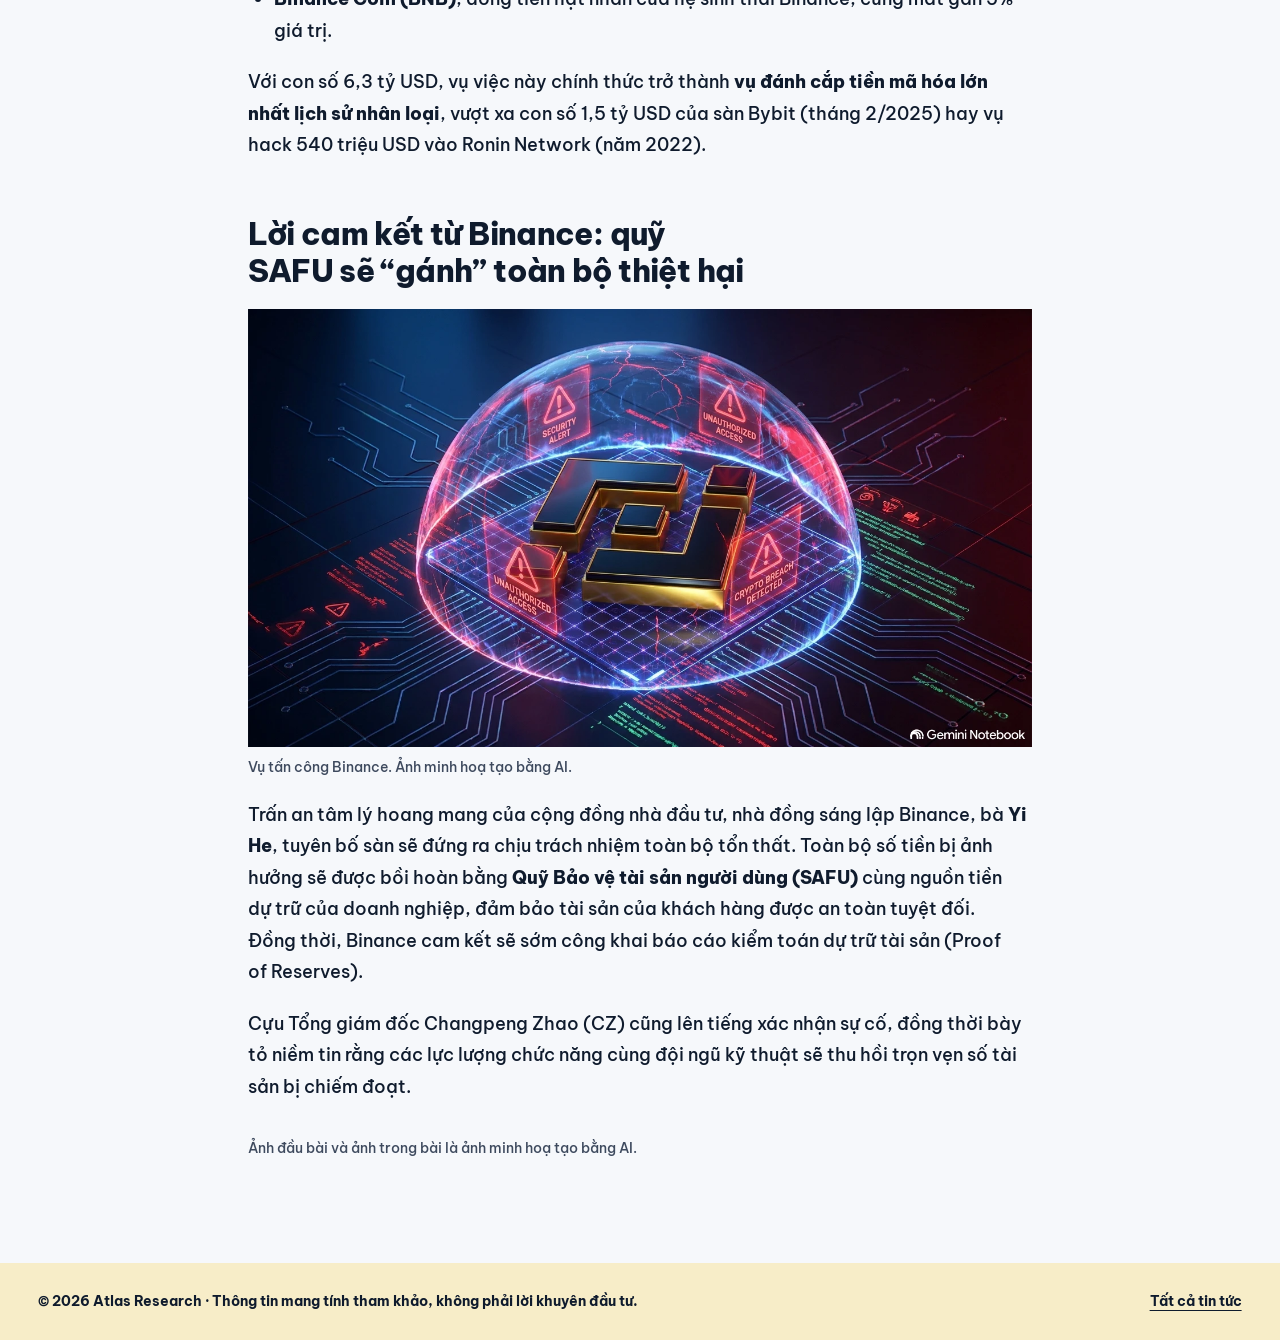
<file: affiliate_hub/news/binance-thiet-hai-6-3-ty-usd/index.html>
<!DOCTYPE html>
<html lang="vi" class="no-js page-news">
<head>
<meta charset="UTF-8">
<meta name="viewport" content="width=device-width, initial-scale=1">
<title>Cú sốc 6,3 tỷ USD tại Binance: khi chiếc laptop của một kỹ sư kích hoạt vụ cướp tiền số lớn nhất lịch sử | Atlas Research</title>
<meta name="description" content="Binance xác nhận thiệt hại 6,3 tỷ USD bắt nguồn từ laptop bị xâm nhập của một kỹ sư DevOps; khoảng 3 tỷ USD đã được phong tỏa, quỹ SAFU sẽ bồi hoàn toàn bộ.">
<meta name="robots" content="index, follow">
<link rel="canonical" href="https://atlas-research-vn.pages.dev/news/binance-thiet-hai-6-3-ty-usd/">
<meta name="theme-color" content="#F6F8FB">

<link rel="icon" href="../../img/logo.svg" type="image/svg+xml">
<link rel="icon" href="../../img/favicon-32.png" type="image/png" sizes="32x32">
<link rel="apple-touch-icon" href="../../img/apple-touch-icon.png">

<meta property="og:type" content="article">
<meta property="og:site_name" content="Atlas Research">
<meta property="og:title" content="Cú sốc 6,3 tỷ USD tại Binance: khi chiếc laptop của một kỹ sư kích hoạt vụ cướp tiền số lớn nhất lịch sử">
<meta property="og:description" content="Binance xác nhận thiệt hại 6,3 tỷ USD bắt nguồn từ laptop bị xâm nhập của một kỹ sư DevOps; khoảng 3 tỷ USD đã được phong tỏa, quỹ SAFU sẽ bồi hoàn toàn bộ.">
<meta property="og:url" content="https://atlas-research-vn.pages.dev/news/binance-thiet-hai-6-3-ty-usd/">
<meta property="og:image" content="https://atlas-research-vn.pages.dev/news/binance-thiet-hai-6-3-ty-usd/safu_fund_shield.png">
<meta property="og:locale" content="vi_VN">
<meta property="article:published_time" content="2026-10-30">
<meta name="twitter:card" content="summary_large_image">

<script type="application/ld+json">
{
  "@context": "https://schema.org",
  "@type": "NewsArticle",
  "headline": "Cú sốc 6,3 tỷ USD tại Binance: khi chiếc laptop của một kỹ sư kích hoạt vụ cướp tiền số lớn nhất lịch sử",
  "image": ["https://atlas-research-vn.pages.dev/news/binance-thiet-hai-6-3-ty-usd/safu_fund_shield.png"],
  "datePublished": "2026-10-30",
  "inLanguage": "vi-VN",
  "publisher": { "@type": "Organization", "name": "Atlas Research" }
}
</script>

<link rel="preconnect" href="https://fonts.googleapis.com">
<link rel="preconnect" href="https://fonts.gstatic.com" crossorigin>
<link rel="stylesheet" href="https://fonts.googleapis.com/css2?family=Be+Vietnam+Pro:wght@500;700;800&display=swap">
<link rel="stylesheet" href="../../css/style.css?v=20261030d">
</head>
<body>

<a class="skip-link" href="#noi-dung">Bỏ qua điều hướng</a>

<header class="bar">
  <a class="bar__brand" href="../../">
    <img src="../../img/logo.svg" alt="" width="32" height="32">
    <span>Atlas Research</span>
  </a>
  <nav class="bar__nav" aria-label="Điều hướng chính">
    <a href="../../#doi-tac">Các sàn</a>
    <a href="../../#kiem-tra">Kiểm tra link</a>
    <a href="../../#an-toan">An toàn</a>
    <a href="../" class="is-current">Tin tức</a>
  </nav>
  <a class="btn btn--primary bar__action" href="../../#kiem-tra">Kiểm tra link</a>
</header>

<main id="noi-dung" class="article">
  <img class="article__hero" src="safu_fund_shield.png" alt="Tấm khiên phát sáng mang chữ SAFU bên cạnh két chứa tiền mã hóa" width="1376" height="768" style="view-transition-name:thumb-binance-thiet-hai-6-3-ty-usd">

  <header class="article__head">
    <a class="article__back" href="../">← Tất cả tin tức</a>
    <h1 class="article__title">Cú sốc 6,3 tỷ USD tại Binance: khi chiếc laptop của một kỹ sư kích hoạt vụ cướp tiền số lớn nhất lịch sử</h1>
    <p class="article__meta"><time datetime="2026-10-30">30/10/2026</time> · An ninh</p>
    <p class="article__lead">Sau nghi vấn đóng băng 2,5 tỷ USD ban đầu, Binance đã chính thức lên tiếng xác nhận con số thiệt hại thực tế lên tới 6,3 tỷ USD. Vụ xâm nhập vô tiền khoáng hậu này không chỉ xô đổ mọi kỷ lục tồi tệ nhất của ngành tiền mã hóa mà còn châm ngòi cho một đợt sóng gió dữ dội trên toàn thị trường.</p>
  </header>

  <div class="prose">
    <h2>“Lỗ hổng chết người” từ chiếc máy tính cá nhân</h2>
    <figure>
      <img src="devops_laptop_breach.png" alt="Laptop hiển thị cảnh báo xâm nhập, minh hoạ lỗ hổng từ máy tính của kỹ sư DevOps" width="1376" height="768" loading="lazy">
      <figcaption>Lỗ hổng từ máy tính kỹ sư DevOps. Ảnh minh hoạ tạo bằng AI.</figcaption>
    </figure>
    <p>Cơn ác mộng bắt đầu khi hệ thống an ninh của Binance phát hiện những dòng tiền rút bất thường với quy mô chưa từng có. Kết quả điều tra sơ bộ chỉ ra một chi tiết đáng kinh ngạc: <strong>nguyên nhân không đến từ một cuộc tấn công trực diện vào lõi hệ thống, mà bắt nguồn từ chiếc laptop cá nhân của một kỹ sư vận hành (DevOps) bị xâm nhập trái phép.</strong></p>
    <p>Chỉ qua khe hở này, kẻ tấn công đã len lỏi vào phân vùng dịch vụ nội bộ và kích hoạt các lệnh rút tiền ra ngoài. Dù vậy, phía Binance khẳng định mã khóa cá nhân (private key) của các ví lưu trữ vẫn chưa bị rò rỉ. Ngay lập tức, toàn bộ tính năng nạp và rút tiền trên sàn bị đóng băng để rà soát an ninh toàn diện.</p>

    <h2>Cuộc giải cứu 3 tỷ USD nghẹt thở và cú sốc đè nặng thị trường</h2>
    <figure>
      <img src="crypto_market_shakeup.png" alt="Đồng Bitcoin, Ethereum và BNB trên biểu đồ giá lao dốc màu đỏ" width="1376" height="768" loading="lazy">
      <figcaption>Thị trường tiền số đỏ lửa. Ảnh minh hoạ tạo bằng AI.</figcaption>
    </figure>
    <p>Ngay trong đêm, một chiến dịch giải cứu tài sản khẩn cấp được kích hoạt trên toàn không gian chuỗi khối. Binance đã bắt tay cùng hàng loạt ông lớn trong ngành để chặn đứng dòng tiền tẩu thoát. Đến nay, <strong>khoảng 3 tỷ USD tài sản đã được phong tỏa thành công</strong>, trong đó nhà phát hành Tether đóng băng hơn 1,56 tỷ USD và Circle khóa chặt hơn 800 triệu USD USDC. Tuy nhiên, số phận của <strong>3,3 tỷ USD còn lại</strong> vẫn đang nằm trong cuộc rượt đuổi nghẹt thở giữa các cơ quan chức năng và tin tặc.</p>
    <p>Theo đánh giá từ các đơn vị phân tích TRM Labs và Pangolin Intelligence, dấu vết giao dịch có nhiều nét tương đồng với nhóm tin tặc khét tiếng <strong>TraderTraitor của Triều Tiên</strong>, kẻ đã dùng công cụ trộn tiền Tornado Cash để xóa dấu vết.</p>
    <p>Làn sóng chấn động lập tức khiến thị trường tiền số chao đảo:</p>
    <ul>
      <li><strong>Bitcoin (BTC)</strong> có thời điểm bốc hơi 4,5%, lùi sâu về mức <strong>76.368 USD</strong>.</li>
      <li><strong>Ethereum (ETH)</strong> giảm 5,2% xuống còn <strong>2.178 USD</strong>.</li>
      <li><strong>Binance Coin (BNB)</strong>, đồng tiền hạt nhân của hệ sinh thái Binance, cũng mất gần 5% giá trị.</li>
    </ul>
    <p>Với con số 6,3 tỷ USD, vụ việc này chính thức trở thành <strong>vụ đánh cắp tiền mã hóa lớn nhất lịch sử nhân loại</strong>, vượt xa con số 1,5 tỷ USD của sàn Bybit (tháng 2/2025) hay vụ hack 540 triệu USD vào Ronin Network (năm 2022).</p>

    <h2>Lời cam kết từ Binance: quỹ SAFU sẽ “gánh” toàn bộ thiệt hại</h2>
    <figure>
      <img src="binance_hack_header.png" alt="Logo Binance dưới mái vòm bảo mật nứt vỡ với các cảnh báo xâm nhập" width="1376" height="768" loading="lazy">
      <figcaption>Vụ tấn công Binance. Ảnh minh hoạ tạo bằng AI.</figcaption>
    </figure>
    <p>Trấn an tâm lý hoang mang của cộng đồng nhà đầu tư, nhà đồng sáng lập Binance, bà <strong>Yi He</strong>, tuyên bố sàn sẽ đứng ra chịu trách nhiệm toàn bộ tổn thất. Toàn bộ số tiền bị ảnh hưởng sẽ được bồi hoàn bằng <strong>Quỹ Bảo vệ tài sản người dùng (SAFU)</strong> cùng nguồn tiền dự trữ của doanh nghiệp, đảm bảo tài sản của khách hàng được an toàn tuyệt đối. Đồng thời, Binance cam kết sẽ sớm công khai báo cáo kiểm toán dự trữ tài sản (Proof of Reserves).</p>
    <p>Cựu Tổng giám đốc Changpeng Zhao (CZ) cũng lên tiếng xác nhận sự cố, đồng thời bày tỏ niềm tin rằng các lực lượng chức năng cùng đội ngũ kỹ thuật sẽ thu hồi trọn vẹn số tài sản bị chiếm đoạt.</p>
    <p class="source">Ảnh đầu bài và ảnh trong bài là ảnh minh hoạ tạo bằng AI.</p>
  </div>
</main>

<footer class="site-footer site-footer--compact">
  <div class="site-footer__bottom">
    <span>© <span data-year>2026</span> Atlas Research · Thông tin mang tính tham khảo, không phải lời khuyên đầu tư.</span>
    <a href="../">Tất cả tin tức</a>
  </div>
</footer>

<script src="../../js/main.js?v=20261030d" defer></script>
</body>
</html>
</file>
<file: affiliate_hub/css/style.css>
/* =============================================================================
   ATLAS RESEARCH — Affiliate Hub stylesheet
   File đích: /var/www/atlasresearch.blog/affiliate_hub/css/style.css
   Hướng thiết kế: mỗi khối là một "khung hình" vừa đúng một màn hình, lăn chuột
   nhảy sang khung kế tiếp (scroll-snap). Mỗi sàn mang một màu pastel lấy từ màu
   thương hiệu, chữ navy của logo. Một kiểu chữ, góc vuông, không đường kẻ mảnh,
   không bóng đổ, không gradient. Thanh công cụ dính trên cùng.
   -----------------------------------------------------------------------------
   1. Design tokens                   5. Chương từng sàn
   2. Nền tảng + khung hình           6. Công cụ kiểm tra link
   3. Tiện ích + nút                  7. Lưu ý an toàn (FAQ)
   4. Thanh công cụ + hero            8. Footer + chuyển động
                                      9. Tin tức
   ============================================================================= */

/* 1. DESIGN TOKENS ========================================================== */
/* Trang chủ động dùng một giao diện sáng pastel ở mọi chế độ của thiết bị. */
:root{
  color-scheme:light;

  --paper:#F6F8FB;          /* nền chung, trắng ngả xanh rất nhẹ */
  --bar-bg:#FFFFFF;
  --ink:#0F1B2D;            /* navy của logo, dùng cho mọi chữ */
  --ink-soft:#3E4A5E;
  --accent:#0F1B2D;         /* nút chính: khối navy đặc trên nền pastel */
  --accent-ink:#FFFFFF;

  /* pastel cho các khung không thuộc sàn nào */
  --sky:#DCEBF7;            /* kiểm tra link */
  --mist:#E6E4F2;           /* lưu ý an toàn */
  --mist-tile:#F3F2FA;
  --butter:#F7EDC8;         /* footer */
  --tile-open:#FFFFFF;

  --ok:#C9EDD8;  --ok-ink:#0B4D33;
  --warn:#FFD6D0; --warn-ink:#8A1C12;
  --unknown:#E3E7EE;

  /* 6 bậc cỡ chữ */
  --t-display:clamp(52px,8.4vw,132px);
  --t-head:clamp(34px,4.4vw,64px);
  --t-sub:clamp(24px,2.4vw,34px);
  --t-lead:clamp(18px,1.5vw,21px);
  --t-body:17px;
  --t-small:14px;

  --font:"Be Vietnam Pro","Segoe UI",system-ui,-apple-system,Roboto,"Helvetica Neue",Arial,sans-serif;

  --bar-h:68px;
  --margin:clamp(16px,3vw,40px);
  --ease-out:cubic-bezier(.16,1,.3,1);
}

/* 2. NỀN TẢNG + KHUNG HÌNH ================================================= */
*,*::before,*::after{box-sizing:border-box;}
*{margin:0;padding:0;}
html{
  scroll-behavior:smooth;
  scroll-padding-top:var(--bar-h);
  -webkit-text-size-adjust:100%;
  text-size-adjust:100%;
}
body{
  font-family:var(--font);
  font-size:var(--t-body);
  font-weight:500;
  line-height:1.55;
  color:var(--ink);
  background:var(--paper);
  overflow-x:hidden;
  -webkit-font-smoothing:antialiased;
  -moz-osx-font-smoothing:grayscale;
}
img,svg{display:block;max-width:100%;}
a{color:inherit;}
button,input{font:inherit;color:inherit;}
button{background:none;border:0;cursor:pointer;}
ul,ol{list-style:none;}

h1,h2,h3{font-weight:800;line-height:.98;letter-spacing:-.035em;text-wrap:balance;}
h2{font-size:var(--t-head);}
p{text-wrap:pretty;}

:focus-visible{outline:3px solid var(--ink);outline-offset:3px;}

/* Mỗi khung chiếm đúng phần màn hình dưới thanh công cụ */
.frame{
  min-height:calc(100svh - var(--bar-h));
  padding:clamp(40px,6vh,80px) var(--margin);
  scroll-snap-align:start;
}

/* Lăn chuột nhảy từng khung — chỉ bật khi màn hình đủ cao để mỗi khung vừa
   khít; màn hình thấp/điện thoại dùng "proximity" để nội dung dài vẫn cuộn được. */
@media (min-width:900px) and (min-height:680px){
  html{scroll-snap-type:y mandatory;}
  .frame{height:calc(100svh - var(--bar-h));display:grid;align-content:center;}
}
@media (max-width:899px),(max-height:679px){
  html{scroll-snap-type:y proximity;}
}

/* 3. TIỆN ÍCH + NÚT ========================================================= */
.sr-only{
  position:absolute!important;width:1px;height:1px;padding:0;margin:-1px;
  overflow:hidden;clip:rect(0 0 0 0);white-space:nowrap;border:0;
}
.skip-link{
  position:absolute;left:16px;top:-80px;z-index:100;
  background:var(--ink);color:var(--paper);padding:12px 18px;font-weight:700;
  transition:top .2s ease;
}
.skip-link:focus{top:12px;}

.btn{
  display:inline-flex;align-items:center;justify-content:center;gap:10px;
  min-height:52px;padding:0 24px;
  font-size:var(--t-body);font-weight:700;line-height:1.2;text-align:center;text-decoration:none;white-space:nowrap;
  border:2px solid transparent;
  transition:background-color .2s ease,color .2s ease,border-color .2s ease,transform .15s ease;
}
.btn svg{width:18px;height:18px;transition:transform .2s var(--ease-out);}
.btn:hover svg{transform:translate(3px,-3px);}
.btn:active{transform:translateY(1px);}
.btn--primary{background:var(--accent);color:var(--accent-ink);}
.btn--primary:hover{background:var(--ink-soft);}
.btn--secondary{background:transparent;color:var(--ink);border-color:var(--ink);}
.btn--secondary:hover{background:var(--ink);color:var(--paper);}
.btn--soon{color:var(--ink);background:var(--brand-deep,var(--unknown));cursor:not-allowed;user-select:none;}

/* 4. THANH CÔNG CỤ + HERO =================================================== */
.bar{
  position:sticky;top:env(safe-area-inset-top,0px);z-index:50;
  display:flex;align-items:center;gap:32px;
  height:var(--bar-h);padding:0 var(--margin);
  background:var(--bar-bg);
}
.bar__brand{
  display:flex;align-items:center;gap:12px;margin-right:auto;
  text-decoration:none;font-size:var(--t-body);font-weight:800;letter-spacing:-.02em;white-space:nowrap;
}
.bar__brand img{width:32px;height:32px;}
.bar__nav{display:flex;align-items:center;gap:32px;}
.bar__nav a{position:relative;font-weight:700;text-decoration:none;white-space:nowrap;}
.bar__nav a::after{
  content:"";position:absolute;left:0;right:0;bottom:-4px;height:3px;background:currentColor;
  transform:scaleX(0);transform-origin:left;transition:transform .25s var(--ease-out);
}
.bar__nav a:hover::after,.bar__nav a.is-current::after{transform:scaleX(1);}
.bar__action{min-height:44px;padding:0 18px;}

.hero{display:grid;grid-template-rows:1fr auto;align-content:stretch;gap:40px;}
.hero__inner{align-self:center;max-width:980px;}
.hero h1{font-size:var(--t-display);line-height:.92;letter-spacing:-.05em;}
.masked .line{display:block;overflow:hidden;padding-bottom:.08em;margin-bottom:-.08em;}
.masked .line > span{display:block;}
.hero__standfirst{margin-top:32px;font-size:var(--t-lead);line-height:1.5;max-width:44ch;}
.hero__actions{display:flex;flex-wrap:wrap;align-items:center;gap:16px 28px;margin-top:36px;}
.hero__link{font-weight:700;text-underline-offset:6px;text-decoration-thickness:2px;}
.hero__link:hover{color:var(--ink-soft);}

.hero__logos{display:grid;grid-template-columns:repeat(4,minmax(0,1fr));gap:8px;}
.hero__logos a{
  display:grid;place-items:center;height:96px;background:#FFFFFF;
  transition:background-color .25s ease;
}
.hero__logos a.is-dark{background:var(--ink);}
.hero__logos img{height:34px;width:auto;max-width:70%;object-fit:contain;transition:transform .5s var(--ease-out);}
.hero__logos a:hover img{transform:scale(1.08);}

/* 5. CHƯƠNG TỪNG SÀN ======================================================== */
.partner{
  grid-template-columns:repeat(12,minmax(0,1fr));column-gap:24px;align-items:center;
  display:grid;
  background:var(--brand);color:var(--brand-ink);
}
.partner__text{grid-column:1 / span 6;}
.partner__side{grid-column:8 / span 5;display:flex;flex-direction:column;gap:14px;}

.partner__name{font-size:var(--t-display);line-height:.9;letter-spacing:-.05em;margin-bottom:28px;}
.partner__tagline{font-size:var(--t-lead);font-weight:700;line-height:1.35;margin-bottom:14px;max-width:32ch;}
.partner__desc{font-size:var(--t-body);line-height:1.65;max-width:56ch;}
.partner__tags{margin-top:18px;font-size:var(--t-small);font-weight:700;max-width:56ch;}

/* Cửa sổ trình duyệt: thanh địa chỉ + logo (mảnh giao diện, data-ui) */
.browser{display:flex;flex-direction:column;background:var(--brand-deep);}
.partner__domain{display:flex;align-items:center;gap:12px;min-height:64px;padding:10px 12px 10px 18px;}
.addr{display:flex;align-items:center;gap:10px;min-width:0;font-size:var(--t-sub);line-height:1.1;}
.addr__lock{width:20px;height:20px;flex-shrink:0;}
.addr__scheme{font-size:var(--t-lead);font-weight:500;opacity:.75;}
.addr strong{font-weight:800;letter-spacing:-.02em;font-variant-numeric:tabular-nums;white-space:nowrap;}
.partner__plate{display:grid;place-items:center;aspect-ratio:16 / 6;margin:0 8px 8px;background:#FFFFFF;}
.partner__plate--dark{background:var(--ink);}
.partner__plate img{height:clamp(40px,4.2vw,58px);width:auto;max-width:70%;object-fit:contain;}
.partner__domain-note{font-size:var(--t-small);font-weight:700;}

.copy-btn{
  display:inline-flex;align-items:center;gap:8px;margin-left:auto;min-height:44px;padding:0 4px;
  font-size:var(--t-small);font-weight:700;color:inherit;white-space:nowrap;
  transition:opacity .2s ease;
}
.copy-btn[hidden]{display:none;}
.copy-btn svg{width:18px;height:18px;}
.copy-btn:hover{opacity:.7;}
.copy-btn__done,.copy-btn.is-done .copy-btn__icon{display:none;}
.copy-btn.is-done .copy-btn__done{display:block;}

.partner__actions{display:flex;flex-wrap:wrap;gap:12px;}
.partner__actions .btn{flex:1 1 200px;}

/* 6. CÔNG CỤ KIỂM TRA LINK ================================================== */
.checker{
  display:grid;grid-template-columns:repeat(12,minmax(0,1fr));column-gap:24px;align-items:center;
  background:var(--sky);
}
.checker__intro{grid-column:1 / span 5;}
.checker__intro h2{margin-bottom:28px;}
.checker__intro p{font-size:var(--t-lead);line-height:1.5;max-width:40ch;}
.checker__form{grid-column:7 / span 6;padding:clamp(24px,3vw,40px);background:#FFFFFF;}
.checker__form label{display:block;font-weight:700;margin-bottom:12px;}
.checker__row{display:flex;gap:8px;}
.checker__row input{
  flex:1;min-width:0;min-height:56px;padding:0 18px;
  font-size:var(--t-body);font-weight:700;
  background:var(--paper);border:2px solid var(--ink);border-radius:0;
}
.checker__row input::placeholder{color:var(--ink-soft);font-weight:500;}
.checker__row input:focus-visible{outline-offset:0;}
.checker__row .btn{min-height:56px;}
.checker__help{margin-top:12px;font-size:var(--t-small);color:var(--ink-soft);}
.checker__result{display:block;margin-top:24px;padding:20px 22px;font-size:var(--t-body);line-height:1.5;}
.checker__result[hidden]{display:none;}
.checker__result strong{display:block;font-size:var(--t-lead);font-weight:800;letter-spacing:-.02em;margin-bottom:6px;}
.checker__result a{font-weight:700;}
.checker__result.is-ok{background:var(--ok);color:var(--ok-ink);}
.checker__result.is-warn{background:var(--warn);color:var(--warn-ink);}
.checker__result.is-unknown{background:var(--unknown);color:var(--ink);}

/* 7. LƯU Ý AN TOÀN (FAQ) ==================================================== */
.faq{
  display:grid;grid-template-columns:repeat(12,minmax(0,1fr));column-gap:24px;align-items:center;
  background:var(--mist);
}
.faq h2{grid-column:1 / span 4;align-self:start;}
.faq__list{grid-column:5 / span 8;display:flex;flex-direction:column;gap:8px;}
.faq details{background:var(--mist-tile);transition:background-color .25s ease;}
.faq summary{
  position:relative;display:flex;align-items:center;
  min-height:64px;padding:12px 64px 12px 24px;
  font-size:var(--t-lead);font-weight:700;line-height:1.3;cursor:pointer;list-style:none;
}
.faq summary::-webkit-details-marker{display:none;}
/* Dấu cộng vẽ bằng hai thanh 3px; khi mở, thanh dọc xoay nằm ngang thành dấu trừ */
.faq summary::before,.faq summary::after{
  content:"";position:absolute;right:24px;top:50%;width:16px;height:3px;margin-top:-1.5px;
  background:currentColor;transition:transform .3s var(--ease-out);
}
.faq summary::after{transform:rotate(90deg);}
.faq details[open]{background:var(--tile-open);}
.faq details[open] summary::after{transform:rotate(0deg);}
.faq summary:hover{opacity:.8;}
.faq details p{padding:0 24px 22px;max-width:56ch;font-size:var(--t-body);line-height:1.6;}

/* 8. FOOTER ================================================================= */
.site-footer{background:var(--butter);color:var(--ink);overflow:hidden;}
.site-footer__name{font-size:var(--t-display);font-weight:800;line-height:.9;letter-spacing:-.05em;white-space:nowrap;}
.site-footer__row{
  display:grid;grid-template-columns:repeat(12,minmax(0,1fr));column-gap:24px;align-items:start;
  margin-top:clamp(40px,7vh,72px);
}
.site-footer__places{grid-column:1 / span 5;display:flex;flex-direction:column;gap:6px;}
.site-footer__places a{font-size:var(--t-sub);font-weight:800;letter-spacing:-.02em;text-decoration:none;}
.site-footer__places a:hover{text-decoration:underline;text-decoration-thickness:3px;text-underline-offset:6px;}
.disclaimer{grid-column:7 / span 6;}
.disclaimer__title{font-size:var(--t-body);letter-spacing:0;line-height:1.3;margin-bottom:10px;}
.disclaimer p{font-size:var(--t-body);line-height:1.65;max-width:60ch;}
.site-footer__bottom{
  display:flex;justify-content:space-between;gap:12px;flex-wrap:wrap;
  margin-top:clamp(40px,8vh,96px);font-size:var(--t-small);font-weight:700;
}
.site-footer__bottom a{text-underline-offset:4px;}

/* 9. TIN TỨC (news/ và news/<bài>/) ======================================== */
/* Trang tin không dùng khung toàn màn hình: cuộn tự nhiên. */
html.page-news{scroll-snap-type:none;}

/* Ảnh thu nhỏ trong danh sách "phóng to" thành ảnh đầu bài (View Transitions
   giữa hai trang; trình duyệt chưa hỗ trợ thì chuyển trang bình thường). */
@media (prefers-reduced-motion:no-preference){
  @view-transition{navigation:auto;}
  ::view-transition-group(*){animation-duration:.45s;animation-timing-function:var(--ease-out);}
}

.news{padding:clamp(40px,6vw,80px) var(--margin) clamp(64px,8vw,120px);}
.news__title{font-size:var(--t-head);margin-bottom:clamp(32px,4vw,56px);}
.news__empty{font-size:var(--t-lead);color:var(--ink-soft);}
.news:has(.story) .news__empty{display:none;}

/* Danh sách bài: một cột theo dòng thời gian — chấm tròn trên đường dọc bên trái,
   chữ (thời gian, tiêu đề, sapo) bên trái, ảnh thu nhỏ bên phải. */
.stories{
  position:relative;max-width:820px;
  display:flex;flex-direction:column;gap:clamp(32px,4vw,48px);
  padding-left:44px;
}
.stories::before{content:"";position:absolute;left:5px;top:6px;bottom:0;width:2px;background:var(--mist);}
.story{position:relative;}
.story::before{
  content:"";position:absolute;left:-44px;top:4px;width:12px;height:12px;border-radius:50%;
  background:var(--ink);
}
.story > a{
  display:grid;grid-template-columns:minmax(0,1fr) 216px;gap:28px;align-items:start;
  text-decoration:none;
}
.story__body{display:flex;flex-direction:column;gap:10px;}
.story__meta{font-size:var(--t-small);font-weight:500;color:var(--ink-soft);}
.story__title{font-size:var(--t-lead);line-height:1.35;letter-spacing:-.01em;text-wrap:pretty;}
.story__excerpt{font-size:15.5px;line-height:1.6;color:var(--ink-soft);}
.story__thumb{width:216px;height:auto;aspect-ratio:3 / 2;object-fit:cover;background:var(--mist);margin-top:28px;}
.story > a:hover .story__title{text-decoration:underline;text-decoration-thickness:2px;text-underline-offset:4px;}
.story > a:hover .story__thumb{opacity:.9;}

/* Trang bài viết */
.article{padding-bottom:clamp(64px,8vw,120px);}
.article__hero{
  display:block;width:100%;height:auto;aspect-ratio:16 / 9;max-height:72svh;object-fit:cover;background:var(--sky);
}
.article__head{max-width:860px;margin:0 auto;padding:clamp(32px,5vw,64px) var(--margin) 0;}
.article__back{display:inline-block;margin-bottom:24px;font-weight:700;text-underline-offset:4px;}
.article__title{font-size:clamp(30px,3.4vw,48px);line-height:1.1;letter-spacing:-.03em;}
.article__meta{margin-top:18px;font-size:var(--t-small);font-weight:700;color:var(--ink-soft);}
.article__lead{margin-top:24px;font-size:var(--t-lead);line-height:1.55;font-weight:700;}

.prose{max-width:860px;margin:0 auto;padding:32px var(--margin) 0;font-size:18px;line-height:1.75;}
.prose > * + *{margin-top:1.1em;}
.prose h2{font-size:var(--t-sub);line-height:1.2;letter-spacing:-.02em;margin-top:1.8em;}
.prose h3{font-size:var(--t-lead);line-height:1.3;letter-spacing:-.01em;margin-top:1.5em;}
.prose ul,.prose ol{padding-left:1.4em;}
.prose ul{list-style:disc;}
.prose ol{list-style:decimal;}
.prose li + li{margin-top:.4em;}
.prose a{font-weight:700;text-underline-offset:3px;}
.prose strong{font-weight:800;}
.prose figure img{width:100%;height:auto;}
.prose figcaption{margin-top:8px;font-size:var(--t-small);color:var(--ink-soft);}
.prose blockquote{padding:16px 22px;background:var(--mist);font-weight:700;}
.prose .source{margin-top:2.4em;font-size:var(--t-small);color:var(--ink-soft);}

.site-footer--compact{padding:28px var(--margin);}
.site-footer--compact .site-footer__bottom{margin-top:0;}

@media (max-width:560px){
  .stories{padding-left:28px;}
  .story::before{left:-28px;}
  .story > a{grid-template-columns:minmax(0,1fr) 112px;gap:14px;}
  .story__thumb{width:112px;margin-top:26px;}
  .story__excerpt{display:none;}
  .story__title{font-size:var(--t-body);}
  .prose{font-size:17px;}
}

/* CHUYỂN ĐỘNG (chỉ khi có JS và người dùng không tắt chuyển động) =========== */
@media (prefers-reduced-motion:no-preference){
  .js .masked .line > span{transform:translateY(105%);transition:transform .9s var(--ease-out);}
  .js .masked .line:nth-child(2) > span{transition-delay:.11s;}
  .js .masked.is-in .line > span{transform:none;}

  .js [data-reveal]{opacity:0;transform:translateY(24px);transition:opacity .7s var(--ease-out),transform .7s var(--ease-out);transition-delay:var(--delay,0ms);}
  .js [data-reveal].is-in{opacity:1;transform:none;}
}

/* RESPONSIVE ================================================================ */
@media (max-width:1024px){
  .partner__text{grid-column:1 / span 12;}
  .partner__side{grid-column:1 / span 12;margin-top:40px;max-width:640px;}
  .checker__intro,.checker__form{grid-column:1 / span 12;}
  .checker__form{margin-top:40px;}
  .faq h2{grid-column:1 / span 12;margin-bottom:32px;}
  .faq__list{grid-column:1 / span 12;}
}

@media (max-width:760px){
  :root{--bar-h:60px;}
  .bar{gap:12px;}
  .bar__nav{display:none;}
  .bar__action{min-height:40px;padding:0 14px;font-size:var(--t-small);}

  .hero h1{font-size:15vw;}
  .hero__actions .btn{width:100%;}
  .hero__logos{grid-template-columns:repeat(2,minmax(0,1fr));}
  .hero__logos a{height:72px;}
  .hero__logos img{height:28px;}

  .partner__name{font-size:18vw;margin-bottom:22px;}
  .partner__domain{padding:8px 8px 8px 14px;}
  .addr{font-size:22px;}
  .addr__scheme{display:none;}
  .copy-btn__text{position:absolute;width:1px;height:1px;overflow:hidden;clip:rect(0 0 0 0);white-space:nowrap;}

  .checker__row{flex-direction:column;}
  .faq summary{font-size:var(--t-body);padding:12px 56px 12px 20px;}
  .faq summary::before,.faq summary::after{right:20px;}
  .faq details p{padding:0 20px 20px;font-size:16px;}

  .site-footer__name{font-size:12.4vw;}
  .site-footer__places,.disclaimer{grid-column:1 / span 12;}
  .disclaimer{margin-top:40px;}
}

@media (prefers-reduced-motion:reduce){
  html{scroll-behavior:auto;}
  *,*::before,*::after{transition:none!important;animation:none!important;}
}

@media print{
  .bar,.partner__actions,.copy-btn,.skip-link,.checker{display:none!important;}
  html{scroll-snap-type:none;}
  body{background:#fff;color:#000;}
  .frame{height:auto;min-height:0;}
  .partner,.faq,.site-footer{background:none!important;}
}
</file>
